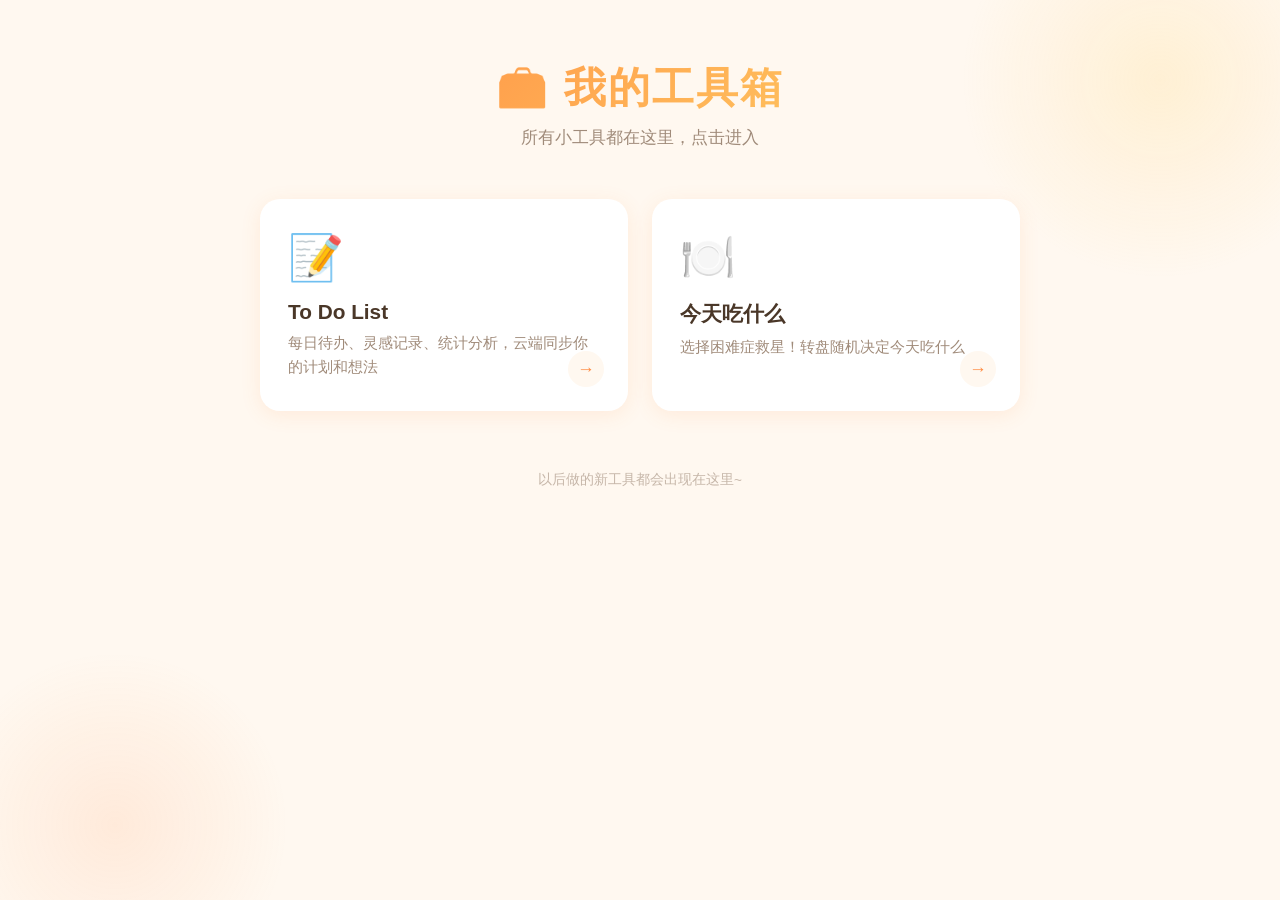
<file: index.html>
<!DOCTYPE html>
<html lang="zh-CN">
<head>
  <meta charset="UTF-8">
  <meta name="viewport" content="width=device-width, initial-scale=1.0">
  <title>我的工具箱</title>
  <link rel="icon" type="image/png" href="favicon.png">
  <style>
    * { margin: 0; padding: 0; box-sizing: border-box; }

    :root {
      --primary: #FF8C42;
      --primary-light: #FFB07A;
      --secondary: #FFD166;
      --bg: #FFF8F0;
      --card-bg: #FFFFFF;
      --text: #4A3728;
      --text-light: #A08B7A;
      --border: #F0E6DD;
      --shadow: 0 4px 20px rgba(255, 140, 66, 0.12);
      --shadow-hover: 0 12px 36px rgba(255, 140, 66, 0.22);
      --radius: 20px;
    }

    body {
      font-family: -apple-system, BlinkMacSystemFont, 'Segoe UI', 'PingFang SC', 'Microsoft YaHei', sans-serif;
      background: var(--bg);
      color: var(--text);
      min-height: 100vh;
      overflow-x: hidden;
    }

    body::before {
      content: '';
      position: fixed;
      top: -120px;
      right: -80px;
      width: 400px;
      height: 400px;
      background: radial-gradient(circle, rgba(255, 209, 102, 0.2) 0%, transparent 70%);
      border-radius: 50%;
      pointer-events: none;
    }

    body::after {
      content: '';
      position: fixed;
      bottom: -100px;
      left: -60px;
      width: 350px;
      height: 350px;
      background: radial-gradient(circle, rgba(255, 140, 66, 0.12) 0%, transparent 70%);
      border-radius: 50%;
      pointer-events: none;
    }

    .container {
      max-width: 800px;
      margin: 0 auto;
      padding: 60px 20px;
      position: relative;
      z-index: 1;
    }

    .header {
      text-align: center;
      margin-bottom: 50px;
    }

    .header h1 {
      font-size: 2.6rem;
      background: linear-gradient(135deg, var(--primary), var(--secondary));
      -webkit-background-clip: text;
      -webkit-text-fill-color: transparent;
      background-clip: text;
      font-weight: 800;
      letter-spacing: 2px;
      margin-bottom: 10px;
    }

    .header p {
      color: var(--text-light);
      font-size: 1.05rem;
    }

    .tools-grid {
      display: grid;
      grid-template-columns: repeat(auto-fill, minmax(320px, 1fr));
      gap: 24px;
    }

    .tool-card {
      background: var(--card-bg);
      border-radius: var(--radius);
      padding: 32px 28px;
      box-shadow: var(--shadow);
      transition: all 0.35s cubic-bezier(0.25, 1, 0.5, 1);
      cursor: pointer;
      text-decoration: none;
      color: inherit;
      display: block;
      position: relative;
      overflow: hidden;
    }

    .tool-card::before {
      content: '';
      position: absolute;
      top: 0;
      left: 0;
      right: 0;
      height: 4px;
      background: linear-gradient(90deg, var(--primary), var(--secondary));
      opacity: 0;
      transition: opacity 0.3s;
    }

    .tool-card:hover {
      transform: translateY(-6px);
      box-shadow: var(--shadow-hover);
    }

    .tool-card:hover::before {
      opacity: 1;
    }

    .tool-icon {
      font-size: 2.8rem;
      margin-bottom: 16px;
      display: inline-block;
    }

    .tool-name {
      font-size: 1.3rem;
      font-weight: 700;
      margin-bottom: 8px;
    }

    .tool-desc {
      color: var(--text-light);
      font-size: 0.92rem;
      line-height: 1.6;
    }

    .tool-arrow {
      position: absolute;
      right: 24px;
      bottom: 24px;
      width: 36px;
      height: 36px;
      border-radius: 50%;
      background: var(--bg);
      display: flex;
      align-items: center;
      justify-content: center;
      font-size: 1.1rem;
      color: var(--primary);
      transition: all 0.3s;
    }

    .tool-card:hover .tool-arrow {
      background: linear-gradient(135deg, var(--primary), var(--primary-light));
      color: #fff;
      transform: translateX(4px);
    }

    .footer {
      text-align: center;
      margin-top: 60px;
      color: var(--text-light);
      font-size: 0.85rem;
      opacity: 0.6;
    }

    @media (max-width: 480px) {
      .container { padding: 30px 16px; }
      .header h1 { font-size: 1.8rem; }
      .tools-grid { grid-template-columns: 1fr; gap: 16px; }
      .tool-card { padding: 24px 20px; }
    }
  </style>
</head>
<body>
  <div class="container">
    <header class="header">
      <h1>🧰 我的工具箱</h1>
      <p>所有小工具都在这里，点击进入</p>
    </header>

    <div class="tools-grid">
      <a class="tool-card" href="todo/">
        <div class="tool-icon">📝</div>
        <div class="tool-name">To Do List</div>
        <div class="tool-desc">每日待办、灵感记录、统计分析，云端同步你的计划和想法</div>
        <div class="tool-arrow">→</div>
      </a>

      <a class="tool-card" href="eat-what/">
        <div class="tool-icon">🍽️</div>
        <div class="tool-name">今天吃什么</div>
        <div class="tool-desc">选择困难症救星！转盘随机决定今天吃什么</div>
        <div class="tool-arrow">→</div>
      </a>
    </div>

    <div class="footer">以后做的新工具都会出现在这里~</div>
  </div>
</body>
</html>
</file>
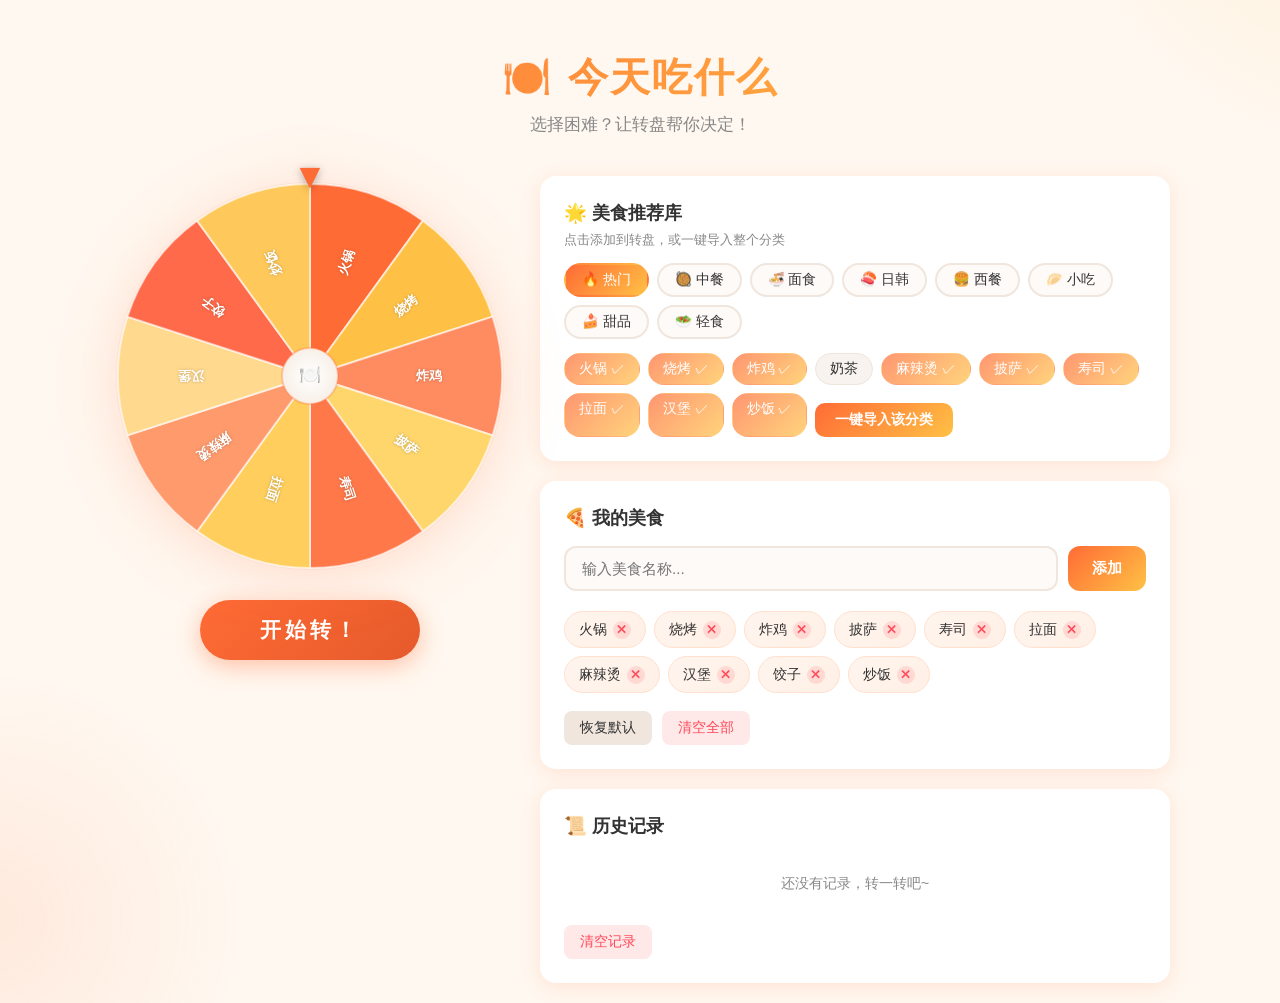
<file: eat-what/index.html>
<!DOCTYPE html>
<html lang="zh-CN">
<head>
  <meta charset="UTF-8">
  <meta name="viewport" content="width=device-width, initial-scale=1.0">
  <title>今天吃什么</title>
  <link rel="icon" type="image/png" href="../favicon.png">
  <link rel="stylesheet" href="style.css">
</head>
<body>
  <div id="app">
    <!-- 头部 -->
    <header class="header">
      <h1>🍽️ 今天吃什么</h1>
      <p class="subtitle">选择困难？让转盘帮你决定！</p>
    </header>

    <!-- 主布局 -->
    <div class="main">
      <!-- 转盘区域 -->
      <div class="wheel-section">
        <div class="wheel-container">
          <div class="wheel-pointer">▼</div>
          <canvas id="wheelCanvas" width="400" height="400"></canvas>
        </div>
        <button class="spin-btn" id="spinBtn">开始转！</button>
      </div>

      <!-- 侧面板 -->
      <div class="side-panel">
        <!-- 美食推荐库 -->
        <div class="recommend-section">
          <h2>🌟 美食推荐库</h2>
          <p class="recommend-tip">点击添加到转盘，或一键导入整个分类</p>
          <div class="category-tabs" id="categoryTabs"></div>
          <div class="recommend-list" id="recommendList"></div>
        </div>

        <!-- 美食管理 -->
        <div class="food-manager">
          <h2>🍕 我的美食</h2>
          <div class="add-food">
            <input type="text" id="foodInput" placeholder="输入美食名称..." maxlength="20">
            <button class="add-btn" id="addBtn">添加</button>
          </div>
          <div class="food-list" id="foodList"></div>
          <div class="food-actions">
            <button class="action-btn reset-btn" id="resetBtn">恢复默认</button>
            <button class="action-btn clear-btn" id="clearBtn">清空全部</button>
          </div>
        </div>

        <!-- 历史记录 -->
        <div class="history-section">
          <h2>📜 历史记录</h2>
          <div class="history-list" id="historyList"></div>
          <button class="action-btn clear-btn" id="clearHistoryBtn">清空记录</button>
        </div>
      </div>
    </div>
  </div>

  <!-- 结果弹窗 -->
  <div class="modal-overlay" id="resultModal">
    <div class="modal-content">
      <div class="modal-emoji">🎉</div>
      <h2>今天就吃</h2>
      <div class="result-name" id="resultName"></div>
      <div class="modal-actions">
        <button class="modal-btn again-btn" id="againBtn">再转一次</button>
        <button class="modal-btn close-btn" id="closeModalBtn">就这个！</button>
      </div>
    </div>
  </div>

  <script src="app.js"></script>
</body>
</html>
</file>
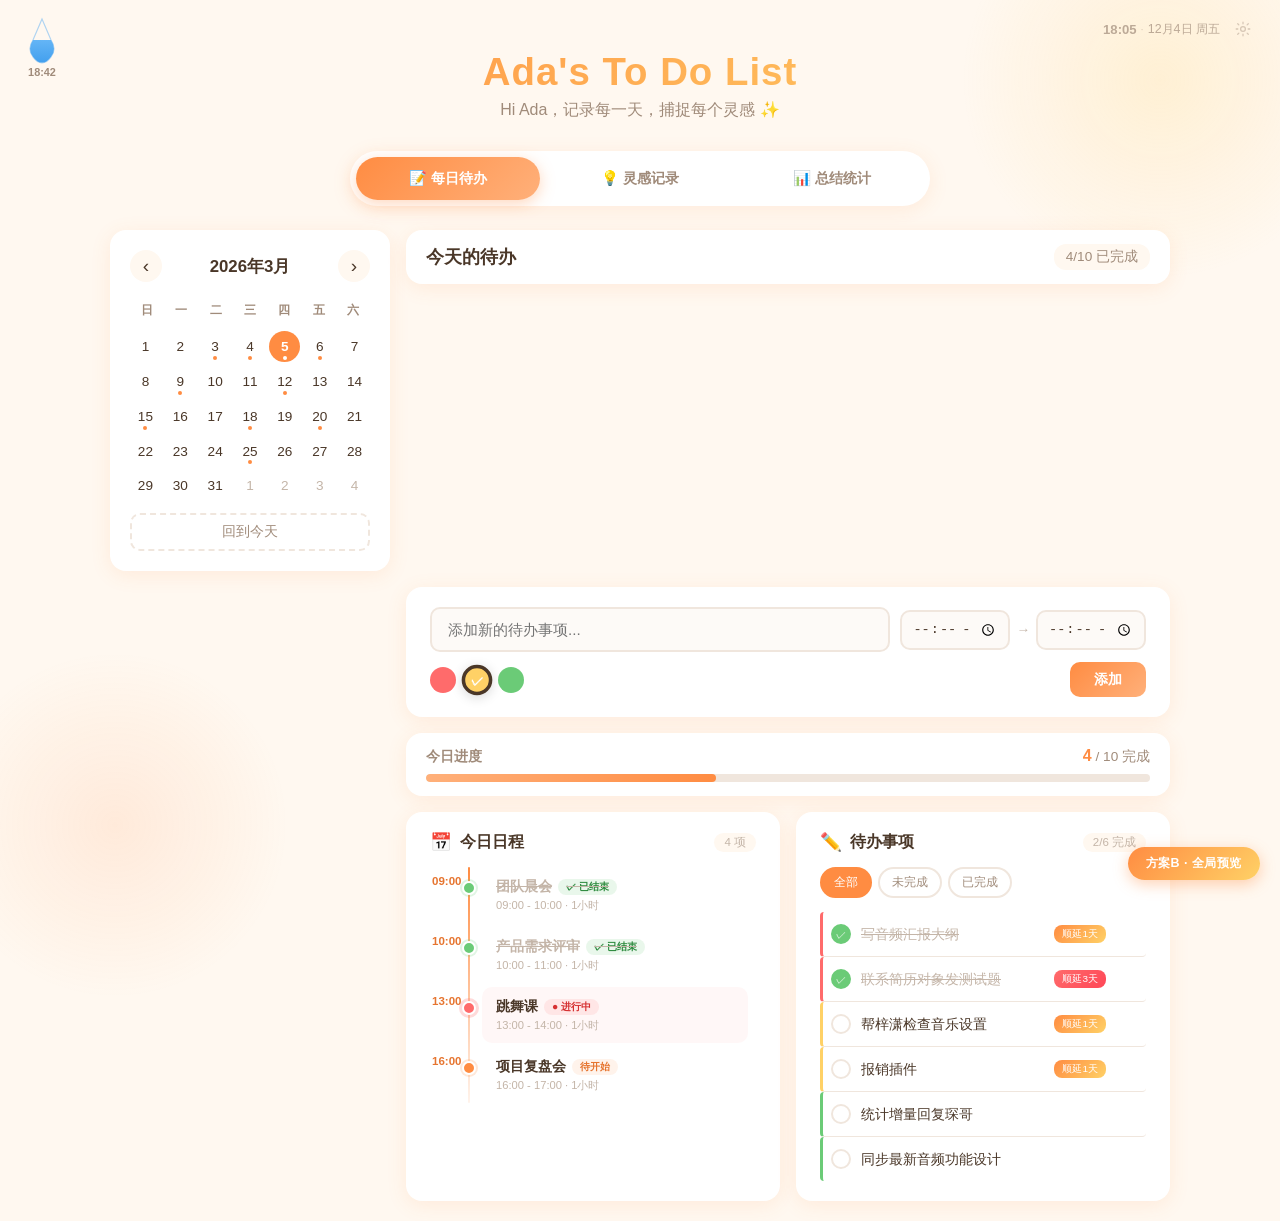
<file: todo/preview-full-b.html>
<!DOCTYPE html>
<html lang="zh-CN">
<head>
  <meta charset="UTF-8">
  <meta name="viewport" content="width=device-width, initial-scale=1.0">
  <title>全局预览 - 方案B 左右双栏</title>
  <style>
    * { margin: 0; padding: 0; box-sizing: border-box; }
    :root {
      --primary: #FF8C42;
      --primary-light: #FFB07A;
      --primary-dark: #E67530;
      --secondary: #FFD166;
      --bg: #FFF8F0;
      --card-bg: #FFFFFF;
      --text: #4A3728;
      --text-light: #A08B7A;
      --text-lighter: #C4B5A8;
      --border: #F0E6DD;
      --success: #6BCB77;
      --danger: #FF6B6B;
      --priority-high: #FF6B6B;
      --priority-mid: #FFD166;
      --priority-low: #6BCB77;
      --radius: 16px;
      --radius-sm: 10px;
      --shadow: 0 4px 20px rgba(255, 140, 66, 0.12);
      --shadow-hover: 0 8px 30px rgba(255, 140, 66, 0.2);
      --input-bg: #FDFAF7;
    }

    body {
      font-family: -apple-system, BlinkMacSystemFont, 'Segoe UI', 'PingFang SC', 'Microsoft YaHei', sans-serif;
      background: var(--bg);
      color: var(--text);
      min-height: 100vh;
      overflow-x: hidden;
    }

    body::before {
      content: '';
      position: fixed;
      top: -120px; right: -80px;
      width: 400px; height: 400px;
      background: radial-gradient(circle, rgba(255, 209, 102, 0.2) 0%, transparent 70%);
      border-radius: 50%;
      pointer-events: none;
    }
    body::after {
      content: '';
      position: fixed;
      bottom: -100px; left: -60px;
      width: 350px; height: 350px;
      background: radial-gradient(circle, rgba(255, 140, 66, 0.12) 0%, transparent 70%);
      border-radius: 50%;
      pointer-events: none;
    }

    #app {
      position: relative;
      z-index: 1;
      max-width: 1100px;
      margin: 0 auto;
      padding: 20px;
    }

    /* ===== 右上角时钟 ===== */
    .corner-clock {
      position: fixed;
      top: 16px; right: 24px;
      display: flex;
      align-items: center;
      gap: 4px;
      color: var(--text-light);
      font-size: 0.82rem;
      opacity: 0.7;
      z-index: 100;
      user-select: none;
    }
    .clock-time { font-weight: 600; font-variant-numeric: tabular-nums; }
    .clock-sep { font-size: 0.7rem; opacity: 0.5; }
    .clock-date { font-weight: 400; font-size: 0.78rem; }
    .corner-settings-btn {
      display: inline-flex;
      align-items: center;
      justify-content: center;
      width: 26px; height: 26px;
      border: none; border-radius: 50%;
      background: transparent;
      color: var(--text-light);
      cursor: pointer;
      margin-left: 6px;
      opacity: 0.6;
      transition: all 0.3s;
    }
    .corner-settings-btn:hover {
      opacity: 1;
      color: var(--primary);
      background: rgba(255, 140, 66, 0.08);
      transform: rotate(45deg);
    }
    .corner-settings-btn svg { width: 16px; height: 16px; }

    /* ===== 头部 ===== */
    .header { text-align: center; padding: 30px 0 10px; }
    .header h1 {
      font-size: 2.4rem;
      background: linear-gradient(135deg, var(--primary), var(--secondary));
      -webkit-background-clip: text;
      -webkit-text-fill-color: transparent;
      background-clip: text;
      font-weight: 800;
      letter-spacing: 1px;
    }
    .subtitle { color: var(--text-light); font-size: 1rem; margin-top: 6px; }

    /* ===== 导航标签 ===== */
    .tab-nav {
      display: flex;
      justify-content: center;
      gap: 8px;
      margin: 20px auto 24px;
      background: var(--card-bg);
      border-radius: 30px;
      padding: 6px;
      box-shadow: var(--shadow);
      max-width: 580px;
    }
    .tab-btn {
      flex: 1;
      padding: 12px 16px;
      border: none;
      border-radius: 24px;
      background: transparent;
      font-size: 0.9rem;
      font-weight: 600;
      color: var(--text-light);
      cursor: pointer;
      transition: all 0.3s;
      white-space: nowrap;
    }
    .tab-btn:hover { color: var(--primary); background: rgba(255, 140, 66, 0.08); }
    .tab-btn.active {
      background: linear-gradient(135deg, var(--primary), var(--primary-light));
      color: #fff;
      box-shadow: 0 4px 15px rgba(255, 140, 66, 0.35);
    }

    /* ===== 通用卡片 ===== */
    .card {
      background: var(--card-bg);
      border-radius: var(--radius);
      padding: 20px 24px;
      box-shadow: var(--shadow);
    }

    /* ===== 主布局：三栏 ===== */
    .main-layout {
      display: grid;
      grid-template-columns: 280px 1fr 1fr;
      gap: 16px;
      align-items: flex-start;
    }

    /* ===== 左侧日历 ===== */
    .calendar-panel { padding: 20px; }
    .calendar-header {
      display: flex;
      align-items: center;
      justify-content: space-between;
      margin-bottom: 16px;
    }
    .cal-title { font-size: 1.05rem; font-weight: 700; }
    .cal-nav-btn {
      width: 32px; height: 32px;
      border: none; border-radius: 50%;
      background: var(--bg);
      color: var(--text);
      font-size: 1.2rem;
      cursor: pointer;
      display: flex; align-items: center; justify-content: center;
      transition: all 0.2s;
    }
    .cal-nav-btn:hover { background: var(--primary); color: #fff; }
    .calendar-weekdays {
      display: grid;
      grid-template-columns: repeat(7, 1fr);
      text-align: center;
      margin-bottom: 8px;
    }
    .calendar-weekdays span {
      font-size: 0.75rem;
      color: var(--text-light);
      font-weight: 600;
      padding: 4px 0;
    }
    .calendar-grid {
      display: grid;
      grid-template-columns: repeat(7, 1fr);
      gap: 4px;
    }
    .cal-day {
      aspect-ratio: 1;
      display: flex;
      align-items: center;
      justify-content: center;
      border-radius: 50%;
      font-size: 0.85rem;
      cursor: pointer;
      border: none;
      background: transparent;
      color: var(--text);
      position: relative;
      transition: all 0.2s;
    }
    .cal-day:hover { background: rgba(255, 140, 66, 0.12); }
    .cal-day.other-month { color: var(--text-lighter); }
    .cal-day.today { background: var(--primary); color: #fff; font-weight: 700; }
    .cal-day.has-todos::after {
      content: '';
      position: absolute;
      bottom: 2px;
      width: 4px; height: 4px;
      border-radius: 50%;
      background: var(--primary);
    }
    .cal-day.today.has-todos::after { background: #fff; }
    .today-btn {
      width: 100%;
      margin-top: 12px;
      padding: 8px;
      border: 2px dashed var(--border);
      border-radius: var(--radius-sm);
      background: transparent;
      color: var(--text-light);
      font-size: 0.85rem;
      cursor: pointer;
      transition: all 0.2s;
    }
    .today-btn:hover { border-color: var(--primary); color: var(--primary); }

    /* ===== 添加表单（横跨日程+待办上方）===== */
    .add-form-row {
      grid-column: 2 / 4;
    }
    .add-todo-form {
      display: flex;
      flex-direction: column;
      gap: 10px;
    }
    .todo-input-row {
      display: flex;
      gap: 10px;
      align-items: center;
    }
    .todo-input-row input[type="text"] {
      flex: 1;
      padding: 12px 16px;
      border: 2px solid var(--border);
      border-radius: var(--radius-sm);
      font-size: 0.95rem;
      outline: none;
      background: var(--input-bg);
      color: var(--text);
      transition: border-color 0.3s;
    }
    .todo-input-row input[type="text"]:focus { border-color: var(--primary); }
    .time-inputs {
      display: flex;
      align-items: center;
      gap: 6px;
      flex-shrink: 0;
    }
    .time-inputs input[type="time"] {
      padding: 8px 10px;
      border: 2px solid var(--border);
      border-radius: var(--radius-sm);
      font-size: 0.85rem;
      outline: none;
      background: var(--input-bg);
      color: var(--text);
      width: 110px;
      transition: border-color 0.3s;
    }
    .time-inputs input[type="time"]:focus { border-color: var(--primary); }
    .time-inputs .time-sep {
      font-size: 0.85rem;
      color: var(--text-lighter);
      font-weight: 600;
    }
    .time-inputs-label {
      font-size: 0.68rem;
      color: var(--text-lighter);
      text-align: center;
      margin-top: 2px;
    }
    .todo-options {
      display: flex;
      gap: 10px;
      align-items: center;
    }
    .priority-dots { display: flex; gap: 8px; align-items: center; }
    .dot-btn {
      width: 26px; height: 26px;
      border-radius: 50%;
      border: 3px solid transparent;
      cursor: pointer;
      transition: all 0.25s;
      padding: 0;
      outline: none;
      position: relative;
    }
    .dot-btn:hover { transform: scale(1.18); }
    .dot-btn.high { background: var(--priority-high); }
    .dot-btn.mid { background: var(--priority-mid); }
    .dot-btn.low { background: var(--priority-low); }
    .dot-btn.selected {
      border-color: var(--text);
      transform: scale(1.18);
      box-shadow: 0 2px 10px rgba(0, 0, 0, 0.15);
    }
    .dot-btn.selected::after {
      content: '✓';
      position: absolute;
      inset: 0;
      display: flex;
      align-items: center;
      justify-content: center;
      color: #fff;
      font-size: 0.68rem;
      font-weight: 700;
    }
    .add-todo-btn {
      padding: 8px 24px;
      background: linear-gradient(135deg, var(--primary), var(--primary-light));
      color: #fff;
      border: none;
      border-radius: var(--radius-sm);
      font-size: 0.9rem;
      font-weight: 600;
      cursor: pointer;
      transition: all 0.3s;
      white-space: nowrap;
      margin-left: auto;
    }
    .add-todo-btn:hover {
      transform: translateY(-1px);
      box-shadow: 0 4px 15px rgba(255, 140, 66, 0.35);
    }

    /* ===== 日程面板标题 ===== */
    .section-title {
      display: flex;
      align-items: center;
      gap: 8px;
      padding: 0 0 14px;
      font-size: 1rem;
      font-weight: 700;
      color: var(--text);
    }
    .section-title .icon { font-size: 1.1rem; }
    .section-title .count {
      margin-left: auto;
      font-size: 0.72rem;
      color: var(--text-lighter);
      font-weight: 500;
      background: var(--bg);
      padding: 2px 10px;
      border-radius: 10px;
    }

    /* ===== 中间 - 日程时间轴 ===== */
    .schedule-panel .timeline {
      position: relative;
      padding: 0 8px 0 52px;
    }
    .timeline::before {
      content: '';
      position: absolute;
      left: 38px;
      top: 0;
      bottom: 0;
      width: 2px;
      background: linear-gradient(to bottom, var(--primary), rgba(255, 140, 66, 0.1));
      border-radius: 2px;
    }
    .t-item {
      position: relative;
      display: flex;
      align-items: stretch;
      margin-bottom: 4px;
    }
    .t-item::before {
      content: '';
      position: absolute;
      left: -20px;
      top: 14px;
      width: 10px; height: 10px;
      border-radius: 50%;
      background: var(--primary);
      border: 2px solid var(--card-bg);
      box-shadow: 0 0 0 2px rgba(255, 140, 66, 0.2);
      z-index: 1;
    }
    .t-item.done::before {
      background: var(--success);
      box-shadow: 0 0 0 2px rgba(107, 203, 119, 0.2);
    }
    .t-item.now::before {
      background: var(--danger);
      box-shadow: 0 0 0 3px rgba(255, 107, 107, 0.25);
      animation: pulse 2s infinite;
    }
    @keyframes pulse {
      0%, 100% { box-shadow: 0 0 0 3px rgba(255, 107, 107, 0.25); }
      50% { box-shadow: 0 0 0 6px rgba(255, 107, 107, 0.1); }
    }
    .t-time {
      position: absolute;
      left: -50px;
      top: 8px;
      font-size: 0.72rem;
      font-weight: 700;
      color: var(--primary-dark);
      text-align: right;
      width: 28px;
      font-variant-numeric: tabular-nums;
    }
    .t-card {
      flex: 1;
      padding: 10px 14px;
      border-radius: var(--radius-sm);
      transition: all 0.2s;
      cursor: pointer;
    }
    .t-card:hover { background: rgba(255, 140, 66, 0.05); }
    .t-card .t-title {
      font-size: 0.88rem;
      font-weight: 600;
      color: var(--text);
      display: flex;
      align-items: center;
      gap: 6px;
    }
    .t-card .t-title.text-done {
      text-decoration: line-through;
      color: var(--text-lighter);
    }
    .t-card .t-span {
      font-size: 0.7rem;
      color: var(--text-lighter);
      margin-top: 2px;
    }
    .t-status {
      display: inline-flex;
      align-items: center;
      padding: 1px 8px;
      border-radius: 8px;
      font-size: 0.65rem;
      font-weight: 600;
    }
    .t-status.s-done { background: rgba(107, 203, 119, 0.15); color: #2d8a3e; }
    .t-status.s-now { background: rgba(255, 107, 107, 0.12); color: #d63031; }
    .t-status.s-upcoming { background: rgba(255, 140, 66, 0.1); color: var(--primary-dark); }

    /* ===== 右侧 - 待办清单 ===== */
    .todo-panel .todo-list { padding: 0; }
    .todo-item {
      display: flex;
      align-items: center;
      gap: 10px;
      padding: 11px 8px;
      border-bottom: 1px solid var(--border);
      border-left: 3px solid transparent;
      border-radius: 4px;
      transition: background 0.2s;
      position: relative;
    }
    .todo-item:hover { background: rgba(255, 140, 66, 0.03); }
    .todo-item:last-child { border-bottom: none; }
    .todo-item.p-high { border-left-color: var(--danger); }
    .todo-item.p-mid { border-left-color: var(--secondary); }
    .todo-item.p-low { border-left-color: var(--success); }

    .chk {
      width: 20px; height: 20px;
      border: 2px solid var(--border);
      border-radius: 50%;
      display: flex; align-items: center; justify-content: center;
      flex-shrink: 0;
      font-size: 0; color: #fff;
      cursor: pointer;
      transition: all 0.3s;
    }
    .chk.checked { background: var(--success); border-color: var(--success); font-size: 0.65rem; }
    .todo-text { flex: 1; font-size: 0.88rem; }
    .todo-text.done-text { text-decoration: line-through; color: var(--text-lighter); }
    .carried {
      font-size: 0.62rem;
      padding: 2px 8px;
      border-radius: 8px;
      color: #fff;
      white-space: nowrap;
    }
    .carried.warn { background: linear-gradient(135deg, var(--primary), var(--secondary)); }
    .carried.danger { background: linear-gradient(135deg, #FF6B6B, #FF4757); }
    .del {
      width: 22px; height: 22px;
      border: none; border-radius: 50%;
      background: transparent;
      color: var(--text-lighter);
      cursor: pointer;
      font-size: 0.75rem;
      display: flex; align-items: center; justify-content: center;
      opacity: 0;
      transition: all 0.2s;
    }
    .todo-item:hover .del { opacity: 1; }
    .del:hover { background: rgba(255, 107, 107, 0.12); color: var(--danger); }

    /* ===== 进度条 ===== */
    .progress-bar-wrap {
      grid-column: 2 / 4;
    }
    .progress-card {
      padding: 14px 20px;
    }
    .progress-info {
      display: flex;
      justify-content: space-between;
      align-items: center;
      margin-bottom: 8px;
    }
    .progress-label { font-size: 0.85rem; color: var(--text-light); font-weight: 600; }
    .progress-count { font-size: 0.85rem; color: var(--text-light); }
    .progress-count span { color: var(--primary); font-weight: 700; font-size: 1rem; }
    .progress-track {
      height: 8px;
      background: var(--border);
      border-radius: 10px;
      overflow: hidden;
    }
    .progress-fill {
      height: 100%;
      border-radius: 10px;
      background: linear-gradient(90deg, var(--primary-light), var(--primary));
      width: 33%;
      transition: width 0.6s;
    }

    /* ===== 日期标题行 ===== */
    .date-header-row {
      grid-column: 2 / 4;
    }
    .date-header {
      display: flex;
      align-items: center;
      justify-content: space-between;
      padding: 14px 20px;
    }
    .date-header h2 { font-size: 1.1rem; font-weight: 700; }
    .date-header .todo-progress-text {
      font-size: 0.85rem;
      color: var(--text-light);
      background: var(--bg);
      padding: 4px 12px;
      border-radius: 12px;
    }

    /* ===== 双栏容器 ===== */
    .dual-cols {
      grid-column: 2 / 4;
      display: grid;
      grid-template-columns: 1fr 1fr;
      gap: 16px;
    }

    /* ===== 空状态 ===== */
    .schedule-empty, .todo-empty {
      text-align: center;
      color: var(--text-lighter);
      font-size: 0.85rem;
      padding: 30px 0;
    }
    .schedule-empty span, .todo-empty span {
      display: block;
      font-size: 2rem;
      margin-bottom: 6px;
    }

    /* ===== 水滴 ===== */
    .water-reminder {
      position: fixed;
      top: 16px; left: 24px;
      display: flex;
      flex-direction: column;
      align-items: center;
      gap: 2px;
      z-index: 100;
      cursor: pointer;
      user-select: none;
    }
    .water-timer {
      font-size: 0.68rem;
      color: var(--text-light);
      font-variant-numeric: tabular-nums;
      font-weight: 600;
    }

    /* ===== 筛选按钮 ===== */
    .todo-filters {
      display: flex;
      gap: 6px;
      margin-bottom: 14px;
    }
    .filter-btn {
      padding: 5px 12px;
      border: 2px solid var(--border);
      border-radius: 16px;
      background: transparent;
      font-size: 0.78rem;
      color: var(--text-light);
      cursor: pointer;
      transition: all 0.2s;
    }
    .filter-btn:hover { border-color: var(--primary); color: var(--primary); }
    .filter-btn.active { background: var(--primary); color: #fff; border-color: var(--primary); }

    /* ===== 响应式 ===== */
    @media (max-width: 960px) {
      .main-layout {
        grid-template-columns: 1fr;
      }
      .add-form-row, .date-header-row, .dual-cols, .progress-bar-wrap {
        grid-column: 1;
      }
      .dual-cols {
        grid-template-columns: 1fr;
      }
    }

    /* ===== 预览标记 ===== */
    .preview-tag {
      position: fixed;
      bottom: 20px;
      right: 20px;
      padding: 8px 18px;
      background: linear-gradient(135deg, var(--primary), var(--secondary));
      color: #fff;
      border-radius: 20px;
      font-size: 0.78rem;
      font-weight: 700;
      box-shadow: 0 4px 15px rgba(255, 140, 66, 0.4);
      z-index: 200;
      letter-spacing: 0.5px;
    }
  </style>
</head>
<body>
  <div id="app">
    <!-- 右上角时钟 -->
    <div class="corner-clock">
      <span class="clock-time" id="clockTime">14:30</span>
      <span class="clock-sep">·</span>
      <span class="clock-date" id="clockDate">3月5日 周四</span>
      <button class="corner-settings-btn" title="设置">
        <svg viewBox="0 0 20 20" fill="none" stroke="currentColor" stroke-width="1.6" stroke-linecap="round" stroke-linejoin="round">
          <circle cx="10" cy="10" r="3"/>
          <path d="M10 1.5v2M10 16.5v2M1.5 10h2M16.5 10h2M3.4 3.4l1.4 1.4M15.2 15.2l1.4 1.4M3.4 16.6l1.4-1.4M15.2 4.8l1.4-1.4"/>
        </svg>
      </button>
    </div>

    <!-- 水滴 -->
    <div class="water-reminder">
      <svg viewBox="0 0 60 80" width="36" height="48">
        <defs>
          <clipPath id="dropClip">
            <path d="M30 5 Q30 5 15 40 Q5 55 15 68 Q22 78 30 78 Q38 78 45 68 Q55 55 45 40 Q30 5 30 5Z"/>
          </clipPath>
          <linearGradient id="waterGrad" x1="0" y1="0" x2="0" y2="1">
            <stop offset="0%" stop-color="#64B5F6"/>
            <stop offset="100%" stop-color="#1E88E5"/>
          </linearGradient>
        </defs>
        <path d="M30 5 Q30 5 15 40 Q5 55 15 68 Q22 78 30 78 Q38 78 45 68 Q55 55 45 40 Q30 5 30 5Z" fill="none" stroke="#B0D4F1" stroke-width="2"/>
        <rect clip-path="url(#dropClip)" x="0" y="40" width="60" height="80" fill="url(#waterGrad)"/>
      </svg>
      <span class="water-timer">18:42</span>
    </div>

    <!-- 头部 -->
    <header class="header">
      <h1>Ada's To Do List</h1>
      <p class="subtitle">Hi Ada，记录每一天，捕捉每个灵感 ✨</p>
    </header>

    <!-- 导航标签 -->
    <nav class="tab-nav">
      <button class="tab-btn active">📝 每日待办</button>
      <button class="tab-btn">💡 灵感记录</button>
      <button class="tab-btn">📊 总结统计</button>
    </nav>

    <!-- ===== 主布局 ===== -->
    <div class="main-layout">
      <!-- 左侧日历 -->
      <div class="calendar-panel card">
        <div class="calendar-header">
          <button class="cal-nav-btn">‹</button>
          <span class="cal-title">2026年3月</span>
          <button class="cal-nav-btn">›</button>
        </div>
        <div class="calendar-weekdays">
          <span>日</span><span>一</span><span>二</span><span>三</span>
          <span>四</span><span>五</span><span>六</span>
        </div>
        <div class="calendar-grid" id="calGrid"></div>
        <button class="today-btn">回到今天</button>
      </div>

      <!-- 日期标题 -->
      <div class="date-header-row">
        <div class="date-header card">
          <h2>今天的待办</h2>
          <span class="todo-progress-text">4/10 已完成</span>
        </div>
      </div>

      <!-- 添加表单 -->
      <div class="add-form-row">
        <div class="add-todo-form card">
          <div class="todo-input-row">
            <input type="text" placeholder="添加新的待办事项...">
            <div class="time-inputs">
              <input type="time" placeholder="开始" title="开始时间（可选）">
              <span class="time-sep">→</span>
              <input type="time" placeholder="结束" title="结束时间（可选）">
            </div>
          </div>
          <div class="todo-options">
            <div class="priority-dots">
              <button class="dot-btn high" title="高优先级"></button>
              <button class="dot-btn mid selected" title="中优先级"></button>
              <button class="dot-btn low" title="低优先级"></button>
            </div>
            <button class="add-todo-btn">添加</button>
          </div>
        </div>
      </div>

      <!-- 进度条 -->
      <div class="progress-bar-wrap">
        <div class="progress-card card">
          <div class="progress-info">
            <span class="progress-label">今日进度</span>
            <span class="progress-count"><span>4</span> / 10 完成</span>
          </div>
          <div class="progress-track">
            <div class="progress-fill" style="width: 40%;"></div>
          </div>
        </div>
      </div>

      <!-- 双栏：日程 + 待办 -->
      <div class="dual-cols">
        <!-- 日程 -->
        <div class="schedule-panel card">
          <div class="section-title">
            <span class="icon">📅</span> 今日日程
            <span class="count">4 项</span>
          </div>
          <div class="timeline">
            <div class="t-item done">
              <div class="t-time">09:00</div>
              <div class="t-card">
                <div class="t-title text-done">团队晨会 <span class="t-status s-done">✓ 已结束</span></div>
                <div class="t-span">09:00 - 10:00 · 1小时</div>
              </div>
            </div>
            <div class="t-item done">
              <div class="t-time">10:00</div>
              <div class="t-card">
                <div class="t-title text-done">产品需求评审 <span class="t-status s-done">✓ 已结束</span></div>
                <div class="t-span">10:00 - 11:00 · 1小时</div>
              </div>
            </div>
            <div class="t-item now">
              <div class="t-time">13:00</div>
              <div class="t-card" style="background: rgba(255, 107, 107, 0.05);">
                <div class="t-title">跳舞课 <span class="t-status s-now">● 进行中</span></div>
                <div class="t-span">13:00 - 14:00 · 1小时</div>
              </div>
            </div>
            <div class="t-item">
              <div class="t-time">16:00</div>
              <div class="t-card">
                <div class="t-title">项目复盘会 <span class="t-status s-upcoming">待开始</span></div>
                <div class="t-span">16:00 - 17:00 · 1小时</div>
              </div>
            </div>
          </div>
        </div>

        <!-- 待办 -->
        <div class="todo-panel card">
          <div class="section-title">
            <span class="icon">✏️</span> 待办事项
            <span class="count">2/6 完成</span>
          </div>
          <div class="todo-filters">
            <button class="filter-btn active">全部</button>
            <button class="filter-btn">未完成</button>
            <button class="filter-btn">已完成</button>
          </div>
          <div class="todo-list">
            <div class="todo-item p-high">
              <div class="chk checked">✓</div>
              <span class="todo-text done-text">写音频汇报大纲</span>
              <span class="carried warn">顺延1天</span>
              <button class="del">✕</button>
            </div>
            <div class="todo-item p-high">
              <div class="chk checked">✓</div>
              <span class="todo-text done-text">联系简历对象发测试题</span>
              <span class="carried danger">顺延3天</span>
              <button class="del">✕</button>
            </div>
            <div class="todo-item p-mid">
              <div class="chk"></div>
              <span class="todo-text">帮梓潇检查音乐设置</span>
              <span class="carried warn">顺延1天</span>
              <button class="del">✕</button>
            </div>
            <div class="todo-item p-mid">
              <div class="chk"></div>
              <span class="todo-text">报销插件</span>
              <span class="carried warn">顺延1天</span>
              <button class="del">✕</button>
            </div>
            <div class="todo-item p-low">
              <div class="chk"></div>
              <span class="todo-text">统计增量回复琛哥</span>
              <button class="del">✕</button>
            </div>
            <div class="todo-item p-low">
              <div class="chk"></div>
              <span class="todo-text">同步最新音频功能设计</span>
              <button class="del">✕</button>
            </div>
          </div>
        </div>
      </div>
    </div>
  </div>

  <!-- 预览标记 -->
  <div class="preview-tag">方案B · 全局预览</div>

  <script>
    // 生成日历
    (function() {
      const grid = document.getElementById('calGrid');
      const year = 2026, month = 2; // 3月
      const firstDay = new Date(year, month, 1).getDay();
      const daysInMonth = new Date(year, month + 1, 0).getDate();
      const prevDays = new Date(year, month, 0).getDate();
      const today = 5;
      const hasTodosDays = [3, 4, 5, 6, 9, 12, 15, 18, 20, 25];

      let html = '';

      for (let i = firstDay - 1; i >= 0; i--) {
        html += `<button class="cal-day other-month">${prevDays - i}</button>`;
      }

      for (let d = 1; d <= daysInMonth; d++) {
        let cls = 'cal-day';
        if (d === today) cls += ' today';
        if (hasTodosDays.includes(d)) cls += ' has-todos';
        html += `<button class="${cls}">${d}</button>`;
      }

      const total = firstDay + daysInMonth;
      const remain = (7 - total % 7) % 7;
      for (let d = 1; d <= remain; d++) {
        html += `<button class="cal-day other-month">${d}</button>`;
      }

      grid.innerHTML = html;
    })();

    // 实时时钟
    function updateClock() {
      const now = new Date();
      const h = String(now.getHours()).padStart(2, '0');
      const m = String(now.getMinutes()).padStart(2, '0');
      document.getElementById('clockTime').textContent = `${h}:${m}`;
      const weekDays = ['周日', '周一', '周二', '周三', '周四', '周五', '周六'];
      document.getElementById('clockDate').textContent = `${now.getMonth() + 1}月${now.getDate()}日 ${weekDays[now.getDay()]}`;
    }
    updateClock();
    setInterval(updateClock, 1000);
  </script>
</body>
</html>
</file>
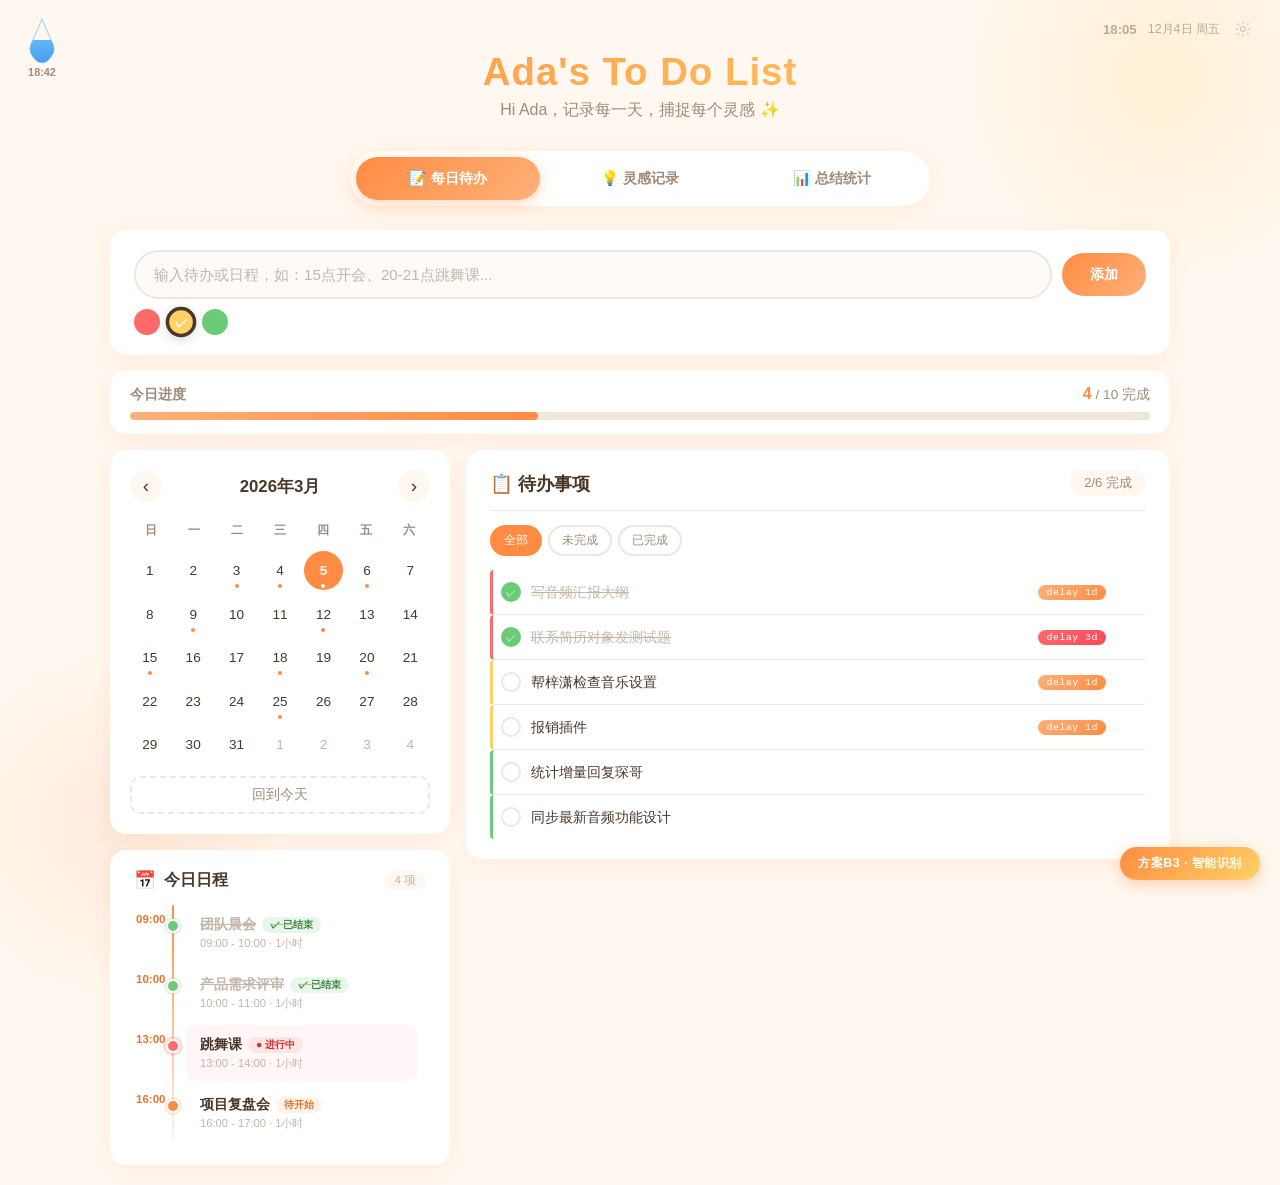
<file: todo/preview-full-b2.html>
<!DOCTYPE html>
<html lang="zh-CN">
<head>
  <meta charset="UTF-8">
  <meta name="viewport" content="width=device-width, initial-scale=1.0">
  <title>全局预览 - 方案B2 优化布局</title>
  <style>
    * { margin: 0; padding: 0; box-sizing: border-box; }
    :root {
      --primary: #FF8C42;
      --primary-light: #FFB07A;
      --primary-dark: #E67530;
      --secondary: #FFD166;
      --bg: #FFF8F0;
      --card-bg: #FFFFFF;
      --text: #4A3728;
      --text-light: #A08B7A;
      --text-lighter: #C4B5A8;
      --border: #F0E6DD;
      --success: #6BCB77;
      --danger: #FF6B6B;
      --priority-high: #FF6B6B;
      --priority-mid: #FFD166;
      --priority-low: #6BCB77;
      --radius: 16px;
      --radius-sm: 10px;
      --shadow: 0 4px 20px rgba(255, 140, 66, 0.12);
      --shadow-hover: 0 8px 30px rgba(255, 140, 66, 0.2);
      --input-bg: #FDFAF7;
    }

    body {
      font-family: -apple-system, BlinkMacSystemFont, 'Segoe UI', 'PingFang SC', 'Microsoft YaHei', sans-serif;
      background: var(--bg);
      color: var(--text);
      min-height: 100vh;
      overflow-x: hidden;
    }

    body::before {
      content: '';
      position: fixed;
      top: -120px; right: -80px;
      width: 400px; height: 400px;
      background: radial-gradient(circle, rgba(255, 209, 102, 0.2) 0%, transparent 70%);
      border-radius: 50%;
      pointer-events: none;
    }
    body::after {
      content: '';
      position: fixed;
      bottom: -100px; left: -60px;
      width: 350px; height: 350px;
      background: radial-gradient(circle, rgba(255, 140, 66, 0.12) 0%, transparent 70%);
      border-radius: 50%;
      pointer-events: none;
    }

    #app {
      position: relative;
      z-index: 1;
      max-width: 1100px;
      margin: 0 auto;
      padding: 20px;
    }

    /* ===== 右上角时钟 ===== */
    .corner-clock {
      position: fixed;
      top: 16px; right: 24px;
      display: flex;
      align-items: center;
      gap: 4px;
      color: var(--text-light);
      font-size: 0.82rem;
      opacity: 0.7;
      z-index: 100;
      user-select: none;
    }
    .clock-time { font-weight: 600; font-variant-numeric: tabular-nums; }
    .clock-sep { font-size: 0.7rem; opacity: 0.5; }
    .clock-date { font-weight: 400; font-size: 0.78rem; }
    .corner-settings-btn {
      display: inline-flex;
      align-items: center;
      justify-content: center;
      width: 26px; height: 26px;
      border: none; border-radius: 50%;
      background: transparent;
      color: var(--text-light);
      cursor: pointer;
      margin-left: 6px;
      opacity: 0.6;
      transition: all 0.3s;
    }
    .corner-settings-btn:hover {
      opacity: 1;
      color: var(--primary);
      background: rgba(255, 140, 66, 0.08);
      transform: rotate(45deg);
    }
    .corner-settings-btn svg { width: 16px; height: 16px; }

    /* ===== 头部 ===== */
    .header { text-align: center; padding: 30px 0 10px; }
    .header h1 {
      font-size: 2.4rem;
      background: linear-gradient(135deg, var(--primary), var(--secondary));
      -webkit-background-clip: text;
      -webkit-text-fill-color: transparent;
      background-clip: text;
      font-weight: 800;
      letter-spacing: 1px;
    }
    .subtitle { color: var(--text-light); font-size: 1rem; margin-top: 6px; }

    /* ===== 导航标签 ===== */
    .tab-nav {
      display: flex;
      justify-content: center;
      gap: 8px;
      margin: 20px auto 24px;
      background: var(--card-bg);
      border-radius: 30px;
      padding: 6px;
      box-shadow: var(--shadow);
      max-width: 580px;
    }
    .tab-btn {
      flex: 1;
      padding: 12px 16px;
      border: none;
      border-radius: 24px;
      background: transparent;
      font-size: 0.9rem;
      font-weight: 600;
      color: var(--text-light);
      cursor: pointer;
      transition: all 0.3s;
      white-space: nowrap;
    }
    .tab-btn:hover { color: var(--primary); background: rgba(255, 140, 66, 0.08); }
    .tab-btn.active {
      background: linear-gradient(135deg, var(--primary), var(--primary-light));
      color: #fff;
      box-shadow: 0 4px 15px rgba(255, 140, 66, 0.35);
    }

    /* ===== 通用卡片 ===== */
    .card {
      background: var(--card-bg);
      border-radius: var(--radius);
      padding: 20px 24px;
      box-shadow: var(--shadow);
    }

    /* ===== 添加表单（全宽） ===== */
    .add-form-section { margin-bottom: 16px; }
    .add-todo-form {
      display: flex;
      flex-direction: column;
      gap: 10px;
    }
    .todo-input-row {
      display: flex;
      gap: 10px;
      align-items: center;
    }
    .todo-input-row input[type="text"] {
      flex: 1;
      padding: 14px 18px;
      border: 2px solid var(--border);
      border-radius: 28px;
      font-size: 0.95rem;
      outline: none;
      background: var(--input-bg);
      color: var(--text);
      transition: all 0.3s;
    }
    .todo-input-row input[type="text"]:focus {
      border-color: var(--primary);
      box-shadow: 0 0 0 3px rgba(255, 140, 66, 0.1);
    }
    .todo-input-row input[type="text"]::placeholder {
      color: var(--text-lighter);
    }
    .smart-hint {
      display: none;
      align-items: center;
      gap: 6px;
      padding: 6px 14px;
      font-size: 0.78rem;
      color: var(--primary-dark);
      background: rgba(255, 140, 66, 0.06);
      border-radius: 8px;
      border: 1px dashed rgba(255, 140, 66, 0.3);
    }
    .smart-hint.visible { display: flex; }
    .smart-hint .hint-icon { font-size: 0.9rem; }
    .smart-hint .hint-tag {
      display: inline-flex;
      align-items: center;
      gap: 3px;
      padding: 1px 8px;
      background: rgba(255, 140, 66, 0.12);
      border-radius: 6px;
      font-weight: 600;
      font-size: 0.72rem;
    }
    .todo-options {
      display: flex;
      gap: 10px;
      align-items: center;
    }
    .priority-dots { display: flex; gap: 8px; align-items: center; }
    .dot-btn {
      width: 26px; height: 26px;
      border-radius: 50%;
      border: 3px solid transparent;
      cursor: pointer;
      transition: all 0.25s;
      padding: 0;
      outline: none;
      position: relative;
    }
    .dot-btn:hover { transform: scale(1.18); }
    .dot-btn.high { background: var(--priority-high); }
    .dot-btn.mid { background: var(--priority-mid); }
    .dot-btn.low { background: var(--priority-low); }
    .dot-btn.selected {
      border-color: var(--text);
      transform: scale(1.18);
      box-shadow: 0 2px 10px rgba(0, 0, 0, 0.15);
    }
    .dot-btn.selected::after {
      content: '✓';
      position: absolute;
      inset: 0;
      display: flex;
      align-items: center;
      justify-content: center;
      color: #fff;
      font-size: 0.68rem;
      font-weight: 700;
    }
    .add-todo-btn {
      padding: 12px 28px;
      background: linear-gradient(135deg, var(--primary), var(--primary-light));
      color: #fff;
      border: none;
      border-radius: 28px;
      font-size: 0.9rem;
      font-weight: 600;
      cursor: pointer;
      transition: all 0.3s;
      white-space: nowrap;
      flex-shrink: 0;
    }
    .add-todo-btn:hover {
      transform: translateY(-1px);
      box-shadow: 0 4px 15px rgba(255, 140, 66, 0.35);
    }

    /* ===== 进度条（全宽）===== */
    .progress-section { margin-bottom: 16px; }
    .progress-card { padding: 14px 20px; }
    .progress-info {
      display: flex;
      justify-content: space-between;
      align-items: center;
      margin-bottom: 8px;
    }
    .progress-label { font-size: 0.85rem; color: var(--text-light); font-weight: 600; }
    .progress-count { font-size: 0.85rem; color: var(--text-light); }
    .progress-count span { color: var(--primary); font-weight: 700; font-size: 1rem; }
    .progress-track {
      height: 8px;
      background: var(--border);
      border-radius: 10px;
      overflow: hidden;
    }
    .progress-fill {
      height: 100%;
      border-radius: 10px;
      background: linear-gradient(90deg, var(--primary-light), var(--primary));
      width: 40%;
      transition: width 0.6s;
    }

    /* ===== 主布局：左右两栏 ===== */
    .main-layout {
      display: grid;
      grid-template-columns: 340px 1fr;
      gap: 16px;
      align-items: flex-start;
    }

    /* ===== 左侧：日历 + 日程 ===== */
    .left-col {
      display: flex;
      flex-direction: column;
      gap: 16px;
    }

    /* ===== 日历 ===== */
    .calendar-panel { padding: 20px; }
    .calendar-header {
      display: flex;
      align-items: center;
      justify-content: space-between;
      margin-bottom: 16px;
    }
    .cal-title { font-size: 1.05rem; font-weight: 700; }
    .cal-nav-btn {
      width: 32px; height: 32px;
      border: none; border-radius: 50%;
      background: var(--bg);
      color: var(--text);
      font-size: 1.2rem;
      cursor: pointer;
      display: flex; align-items: center; justify-content: center;
      transition: all 0.2s;
    }
    .cal-nav-btn:hover { background: var(--primary); color: #fff; }
    .calendar-weekdays {
      display: grid;
      grid-template-columns: repeat(7, 1fr);
      text-align: center;
      margin-bottom: 8px;
    }
    .calendar-weekdays span {
      font-size: 0.75rem;
      color: var(--text-light);
      font-weight: 600;
      padding: 4px 0;
    }
    .calendar-grid {
      display: grid;
      grid-template-columns: repeat(7, 1fr);
      gap: 4px;
    }
    .cal-day {
      aspect-ratio: 1;
      display: flex;
      align-items: center;
      justify-content: center;
      border-radius: 50%;
      font-size: 0.85rem;
      cursor: pointer;
      border: none;
      background: transparent;
      color: var(--text);
      position: relative;
      transition: all 0.2s;
    }
    .cal-day:hover { background: rgba(255, 140, 66, 0.12); }
    .cal-day.other-month { color: var(--text-lighter); }
    .cal-day.today { background: var(--primary); color: #fff; font-weight: 700; }
    .cal-day.has-todos::after {
      content: '';
      position: absolute;
      bottom: 2px;
      width: 4px; height: 4px;
      border-radius: 50%;
      background: var(--primary);
    }
    .cal-day.today.has-todos::after { background: #fff; }
    .today-btn {
      width: 100%;
      margin-top: 12px;
      padding: 8px;
      border: 2px dashed var(--border);
      border-radius: var(--radius-sm);
      background: transparent;
      color: var(--text-light);
      font-size: 0.85rem;
      cursor: pointer;
      transition: all 0.2s;
    }
    .today-btn:hover { border-color: var(--primary); color: var(--primary); }

    /* ===== 日程面板标题 ===== */
    .section-title {
      display: flex;
      align-items: center;
      gap: 8px;
      padding: 0 0 14px;
      font-size: 1rem;
      font-weight: 700;
      color: var(--text);
    }
    .section-title .icon { font-size: 1.1rem; }
    .section-title .count {
      margin-left: auto;
      font-size: 0.72rem;
      color: var(--text-lighter);
      font-weight: 500;
      background: var(--bg);
      padding: 2px 10px;
      border-radius: 10px;
    }

    /* ===== 日程时间轴 ===== */
    .schedule-panel .timeline {
      position: relative;
      padding: 0 8px 0 52px;
    }
    .timeline::before {
      content: '';
      position: absolute;
      left: 38px;
      top: 0;
      bottom: 0;
      width: 2px;
      background: linear-gradient(to bottom, var(--primary), rgba(255, 140, 66, 0.1));
      border-radius: 2px;
    }
    .t-item {
      position: relative;
      display: flex;
      align-items: stretch;
      margin-bottom: 4px;
    }
    .t-item::before {
      content: '';
      position: absolute;
      left: -20px;
      top: 14px;
      width: 10px; height: 10px;
      border-radius: 50%;
      background: var(--primary);
      border: 2px solid var(--card-bg);
      box-shadow: 0 0 0 2px rgba(255, 140, 66, 0.2);
      z-index: 1;
    }
    .t-item.done::before {
      background: var(--success);
      box-shadow: 0 0 0 2px rgba(107, 203, 119, 0.2);
    }
    .t-item.now::before {
      background: var(--danger);
      box-shadow: 0 0 0 3px rgba(255, 107, 107, 0.25);
      animation: pulse 2s infinite;
    }
    @keyframes pulse {
      0%, 100% { box-shadow: 0 0 0 3px rgba(255, 107, 107, 0.25); }
      50% { box-shadow: 0 0 0 6px rgba(255, 107, 107, 0.1); }
    }
    .t-time {
      position: absolute;
      left: -50px;
      top: 8px;
      font-size: 0.72rem;
      font-weight: 700;
      color: var(--primary-dark);
      text-align: right;
      width: 28px;
      font-variant-numeric: tabular-nums;
    }
    .t-card {
      flex: 1;
      padding: 10px 14px;
      border-radius: var(--radius-sm);
      transition: all 0.2s;
      cursor: pointer;
    }
    .t-card:hover { background: rgba(255, 140, 66, 0.05); }
    .t-card .t-title {
      font-size: 0.88rem;
      font-weight: 600;
      color: var(--text);
      display: flex;
      align-items: center;
      gap: 6px;
    }
    .t-card .t-title.text-done {
      text-decoration: line-through;
      color: var(--text-lighter);
    }
    .t-card .t-span {
      font-size: 0.7rem;
      color: var(--text-lighter);
      margin-top: 2px;
    }
    .t-status {
      display: inline-flex;
      align-items: center;
      padding: 1px 8px;
      border-radius: 8px;
      font-size: 0.65rem;
      font-weight: 600;
    }
    .t-status.s-done { background: rgba(107, 203, 119, 0.15); color: #2d8a3e; }
    .t-status.s-now { background: rgba(255, 107, 107, 0.12); color: #d63031; }
    .t-status.s-upcoming { background: rgba(255, 140, 66, 0.1); color: var(--primary-dark); }

    /* ===== 右侧 - 待办清单 ===== */
    .right-col {
      display: flex;
      flex-direction: column;
      gap: 0;
    }
    .todo-panel .date-title {
      display: flex;
      align-items: center;
      justify-content: space-between;
      padding-bottom: 14px;
      border-bottom: 1px solid var(--border);
      margin-bottom: 14px;
    }
    .todo-panel .date-title h2 {
      font-size: 1.15rem;
      font-weight: 700;
    }
    .todo-panel .date-title .badge {
      font-size: 0.82rem;
      color: var(--text-light);
      background: var(--bg);
      padding: 4px 14px;
      border-radius: 12px;
    }
    .todo-panel .todo-list { padding: 0; }
    .todo-item {
      display: flex;
      align-items: center;
      gap: 10px;
      padding: 11px 8px;
      border-bottom: 1px solid var(--border);
      border-left: 3px solid transparent;
      border-radius: 4px;
      transition: background 0.2s;
      position: relative;
    }
    .todo-item:hover { background: rgba(255, 140, 66, 0.03); }
    .todo-item:last-child { border-bottom: none; }
    .todo-item.p-high { border-left-color: var(--danger); }
    .todo-item.p-mid { border-left-color: var(--secondary); }
    .todo-item.p-low { border-left-color: var(--success); }

    .chk {
      width: 20px; height: 20px;
      border: 2px solid var(--border);
      border-radius: 50%;
      display: flex; align-items: center; justify-content: center;
      flex-shrink: 0;
      font-size: 0; color: #fff;
      cursor: pointer;
      transition: all 0.3s;
    }
    .chk.checked { background: var(--success); border-color: var(--success); font-size: 0.65rem; }
    .todo-text { flex: 1; font-size: 0.88rem; }
    .todo-text.done-text { text-decoration: line-through; color: var(--text-lighter); }
    .carried {
      font-size: 0.62rem;
      padding: 2px 8px;
      border-radius: 8px;
      color: #fff;
      white-space: nowrap;
      font-family: 'SF Mono', 'Cascadia Code', 'Consolas', monospace;
      letter-spacing: 0.5px;
    }
    .carried.mild { background: linear-gradient(135deg, var(--primary-light), var(--primary)); }
    .carried.warn { background: linear-gradient(135deg, var(--primary), var(--primary-dark)); }
    .carried.danger { background: linear-gradient(135deg, #FF6B6B, #FF4757); }
    .del {
      width: 22px; height: 22px;
      border: none; border-radius: 50%;
      background: transparent;
      color: var(--text-lighter);
      cursor: pointer;
      font-size: 0.75rem;
      display: flex; align-items: center; justify-content: center;
      opacity: 0;
      transition: all 0.2s;
    }
    .todo-item:hover .del { opacity: 1; }
    .del:hover { background: rgba(255, 107, 107, 0.12); color: var(--danger); }

    /* ===== 筛选按钮 ===== */
    .todo-filters {
      display: flex;
      gap: 6px;
      margin-bottom: 14px;
    }
    .filter-btn {
      padding: 5px 12px;
      border: 2px solid var(--border);
      border-radius: 16px;
      background: transparent;
      font-size: 0.78rem;
      color: var(--text-light);
      cursor: pointer;
      transition: all 0.2s;
    }
    .filter-btn:hover { border-color: var(--primary); color: var(--primary); }
    .filter-btn.active { background: var(--primary); color: #fff; border-color: var(--primary); }

    /* ===== 水滴 ===== */
    .water-reminder {
      position: fixed;
      top: 16px; left: 24px;
      display: flex;
      flex-direction: column;
      align-items: center;
      gap: 2px;
      z-index: 100;
      cursor: pointer;
      user-select: none;
    }
    .water-timer {
      font-size: 0.68rem;
      color: var(--text-light);
      font-variant-numeric: tabular-nums;
      font-weight: 600;
    }

    /* ===== 响应式 ===== */
    @media (max-width: 820px) {
      .main-layout {
        grid-template-columns: 1fr;
      }
    }

    /* ===== 预览标记 ===== */
    .preview-tag {
      position: fixed;
      bottom: 20px;
      right: 20px;
      padding: 8px 18px;
      background: linear-gradient(135deg, var(--primary), var(--secondary));
      color: #fff;
      border-radius: 20px;
      font-size: 0.78rem;
      font-weight: 700;
      box-shadow: 0 4px 15px rgba(255, 140, 66, 0.4);
      z-index: 200;
      letter-spacing: 0.5px;
    }
  </style>
</head>
<body>
  <div id="app">
    <!-- 右上角时钟 -->
    <div class="corner-clock">
      <span class="clock-time" id="clockTime">14:30</span>
      <span class="clock-sep">·</span>
      <span class="clock-date" id="clockDate">3月5日 周四</span>
      <button class="corner-settings-btn" title="设置">
        <svg viewBox="0 0 20 20" fill="none" stroke="currentColor" stroke-width="1.6" stroke-linecap="round" stroke-linejoin="round">
          <circle cx="10" cy="10" r="3"/>
          <path d="M10 1.5v2M10 16.5v2M1.5 10h2M16.5 10h2M3.4 3.4l1.4 1.4M15.2 15.2l1.4 1.4M3.4 16.6l1.4-1.4M15.2 4.8l1.4-1.4"/>
        </svg>
      </button>
    </div>

    <!-- 水滴 -->
    <div class="water-reminder">
      <svg viewBox="0 0 60 80" width="36" height="48">
        <defs>
          <clipPath id="dropClip">
            <path d="M30 5 Q30 5 15 40 Q5 55 15 68 Q22 78 30 78 Q38 78 45 68 Q55 55 45 40 Q30 5 30 5Z"/>
          </clipPath>
          <linearGradient id="waterGrad" x1="0" y1="0" x2="0" y2="1">
            <stop offset="0%" stop-color="#64B5F6"/>
            <stop offset="100%" stop-color="#1E88E5"/>
          </linearGradient>
        </defs>
        <path d="M30 5 Q30 5 15 40 Q5 55 15 68 Q22 78 30 78 Q38 78 45 68 Q55 55 45 40 Q30 5 30 5Z" fill="none" stroke="#B0D4F1" stroke-width="2"/>
        <rect clip-path="url(#dropClip)" x="0" y="40" width="60" height="80" fill="url(#waterGrad)"/>
      </svg>
      <span class="water-timer">18:42</span>
    </div>

    <!-- 头部 -->
    <header class="header">
      <h1>Ada's To Do List</h1>
      <p class="subtitle">Hi Ada，记录每一天，捕捉每个灵感 ✨</p>
    </header>

    <!-- 导航标签 -->
    <nav class="tab-nav">
      <button class="tab-btn active">📝 每日待办</button>
      <button class="tab-btn">💡 灵感记录</button>
      <button class="tab-btn">📊 总结统计</button>
    </nav>

    <!-- 添加表单（全宽） -->
    <div class="add-form-section">
      <div class="add-todo-form card">
        <div class="todo-input-row">
          <input type="text" id="todoInput" placeholder="输入待办或日程，如：15点开会、20-21点跳舞课...">
          <button class="add-todo-btn">添加</button>
        </div>
        <div class="smart-hint" id="smartHint">
          <span class="hint-icon">🔮</span>
          <span>智能识别：将自动添加为</span>
          <span class="hint-tag" id="hintTag">📅 日程 14:00-15:00</span>
        </div>
        <div class="todo-options">
          <div class="priority-dots">
            <button class="dot-btn high" title="高优先级"></button>
            <button class="dot-btn mid selected" title="中优先级"></button>
            <button class="dot-btn low" title="低优先级"></button>
          </div>
        </div>
      </div>
    </div>

    <!-- 进度条（全宽） -->
    <div class="progress-section">
      <div class="progress-card card">
        <div class="progress-info">
          <span class="progress-label">今日进度</span>
          <span class="progress-count"><span>4</span> / 10 完成</span>
        </div>
        <div class="progress-track">
          <div class="progress-fill" style="width: 40%;"></div>
        </div>
      </div>
    </div>

    <!-- ===== 主布局：左右两栏 ===== -->
    <div class="main-layout">
      <!-- 左侧：日历 + 日程 -->
      <div class="left-col">
        <!-- 日历 -->
        <div class="calendar-panel card">
          <div class="calendar-header">
            <button class="cal-nav-btn">‹</button>
            <span class="cal-title">2026年3月</span>
            <button class="cal-nav-btn">›</button>
          </div>
          <div class="calendar-weekdays">
            <span>日</span><span>一</span><span>二</span><span>三</span>
            <span>四</span><span>五</span><span>六</span>
          </div>
          <div class="calendar-grid" id="calGrid"></div>
          <button class="today-btn">回到今天</button>
        </div>

        <!-- 今日日程 -->
        <div class="schedule-panel card">
          <div class="section-title">
            <span class="icon">📅</span> 今日日程
            <span class="count">4 项</span>
          </div>
          <div class="timeline">
            <div class="t-item done">
              <div class="t-time">09:00</div>
              <div class="t-card">
                <div class="t-title text-done">团队晨会 <span class="t-status s-done">✓ 已结束</span></div>
                <div class="t-span">09:00 - 10:00 · 1小时</div>
              </div>
            </div>
            <div class="t-item done">
              <div class="t-time">10:00</div>
              <div class="t-card">
                <div class="t-title text-done">产品需求评审 <span class="t-status s-done">✓ 已结束</span></div>
                <div class="t-span">10:00 - 11:00 · 1小时</div>
              </div>
            </div>
            <div class="t-item now">
              <div class="t-time">13:00</div>
              <div class="t-card" style="background: rgba(255, 107, 107, 0.05);">
                <div class="t-title">跳舞课 <span class="t-status s-now">● 进行中</span></div>
                <div class="t-span">13:00 - 14:00 · 1小时</div>
              </div>
            </div>
            <div class="t-item">
              <div class="t-time">16:00</div>
              <div class="t-card">
                <div class="t-title">项目复盘会 <span class="t-status s-upcoming">待开始</span></div>
                <div class="t-span">16:00 - 17:00 · 1小时</div>
              </div>
            </div>
          </div>
        </div>
      </div>

      <!-- 右侧：待办事项 -->
      <div class="right-col">
        <div class="todo-panel card">
          <div class="date-title">
            <h2>📋 待办事项</h2>
            <span class="badge">2/6 完成</span>
          </div>
          <div class="todo-filters">
            <button class="filter-btn active">全部</button>
            <button class="filter-btn">未完成</button>
            <button class="filter-btn">已完成</button>
          </div>
          <div class="todo-list">
            <div class="todo-item p-high">
              <div class="chk checked">✓</div>
              <span class="todo-text done-text">写音频汇报大纲</span>
              <span class="carried mild">delay 1d</span>
              <button class="del">✕</button>
            </div>
            <div class="todo-item p-high">
              <div class="chk checked">✓</div>
              <span class="todo-text done-text">联系简历对象发测试题</span>
              <span class="carried danger">delay 3d</span>
              <button class="del">✕</button>
            </div>
            <div class="todo-item p-mid">
              <div class="chk"></div>
              <span class="todo-text">帮梓潇检查音乐设置</span>
              <span class="carried mild">delay 1d</span>
              <button class="del">✕</button>
            </div>
            <div class="todo-item p-mid">
              <div class="chk"></div>
              <span class="todo-text">报销插件</span>
              <span class="carried mild">delay 1d</span>
              <button class="del">✕</button>
            </div>
            <div class="todo-item p-low">
              <div class="chk"></div>
              <span class="todo-text">统计增量回复琛哥</span>
              <button class="del">✕</button>
            </div>
            <div class="todo-item p-low">
              <div class="chk"></div>
              <span class="todo-text">同步最新音频功能设计</span>
              <button class="del">✕</button>
            </div>
          </div>
        </div>
      </div>
    </div>
  </div>

  <!-- 预览标记 -->
  <div class="preview-tag">方案B3 · 智能识别</div>

  <script>
    // 生成日历
    (function() {
      const grid = document.getElementById('calGrid');
      const year = 2026, month = 2;
      const firstDay = new Date(year, month, 1).getDay();
      const daysInMonth = new Date(year, month + 1, 0).getDate();
      const prevDays = new Date(year, month, 0).getDate();
      const today = 5;
      const hasTodosDays = [3, 4, 5, 6, 9, 12, 15, 18, 20, 25];

      let html = '';
      for (let i = firstDay - 1; i >= 0; i--) {
        html += `<button class="cal-day other-month">${prevDays - i}</button>`;
      }
      for (let d = 1; d <= daysInMonth; d++) {
        let cls = 'cal-day';
        if (d === today) cls += ' today';
        if (hasTodosDays.includes(d)) cls += ' has-todos';
        html += `<button class="${cls}">${d}</button>`;
      }
      const total = firstDay + daysInMonth;
      const remain = (7 - total % 7) % 7;
      for (let d = 1; d <= remain; d++) {
        html += `<button class="cal-day other-month">${d}</button>`;
      }
      grid.innerHTML = html;
    })();

    // 实时时钟
    function updateClock() {
      const now = new Date();
      const h = String(now.getHours()).padStart(2, '0');
      const m = String(now.getMinutes()).padStart(2, '0');
      document.getElementById('clockTime').textContent = `${h}:${m}`;
      const weekDays = ['周日', '周一', '周二', '周三', '周四', '周五', '周六'];
      document.getElementById('clockDate').textContent = `${now.getMonth() + 1}月${now.getDate()}日 ${weekDays[now.getDay()]}`;
    }
    updateClock();
    setInterval(updateClock, 1000);

    // 智能时间识别
    const todoInput = document.getElementById('todoInput');
    const smartHint = document.getElementById('smartHint');
    const hintTag = document.getElementById('hintTag');

    function parseTime(text) {
      // 匹配各种时间格式
      const patterns = [
        // "20点到21点" / "20点-21点" / "20-21点"
        /(\d{1,2})[点时：:](\d{0,2})\s*[到至\-—~～]\s*(\d{1,2})[点时：:]?(\d{0,2})/,
        // "14:00-15:00" / "14:00~15:00"
        /(\d{1,2}):(\d{2})\s*[到至\-—~～]\s*(\d{1,2}):(\d{2})/,
        // 单个时间 "15点" / "3点半" / "14:30"
        /(\d{1,2})[点时：:](\d{0,2})(?:半)?/,
        /(\d{1,2}):(\d{2})/,
      ];

      // 先尝试匹配时间段
      const rangeMatch = text.match(patterns[0]) || text.match(patterns[1]);
      if (rangeMatch) {
        const h1 = rangeMatch[1].padStart(2, '0');
        const m1 = (rangeMatch[2] || '00').padStart(2, '0');
        const h2 = rangeMatch[3].padStart(2, '0');
        const m2 = (rangeMatch[4] || '00').padStart(2, '0');
        return { type: 'range', start: `${h1}:${m1}`, end: `${h2}:${m2}` };
      }

      // 再尝试匹配单个时间（只记录起始时间，不生成结束时间）
      const halfMatch = text.match(/(\d{1,2})[点时]半/);
      if (halfMatch) {
        const h = halfMatch[1].padStart(2, '0');
        return { type: 'single', start: `${h}:30` };
      }

      const singleMatch = text.match(patterns[2]) || text.match(patterns[3]);
      if (singleMatch) {
        const h = singleMatch[1].padStart(2, '0');
        const m = (singleMatch[2] || '00').padStart(2, '0');
        return { type: 'single', start: `${h}:${m}` };
      }

      return null;
    }

    todoInput.addEventListener('input', function() {
      const val = this.value.trim();
      const result = parseTime(val);

      if (result && val.length > 2) {
        smartHint.classList.add('visible');
        if (result.type === 'range') {
          hintTag.textContent = `📅 日程 ${result.start} - ${result.end}`;
        } else {
          hintTag.textContent = `📅 日程 ${result.start}`;
        }
      } else if (val.length > 0) {
        smartHint.classList.add('visible');
        hintTag.textContent = '📝 待办事项';
      } else {
        smartHint.classList.remove('visible');
      }
    });

    // 优先级选择
    document.querySelectorAll('.dot-btn').forEach(btn => {
      btn.addEventListener('click', function() {
        document.querySelectorAll('.dot-btn').forEach(b => b.classList.remove('selected'));
        this.classList.add('selected');
      });
    });
  </script>
</body>
</html>
</file>
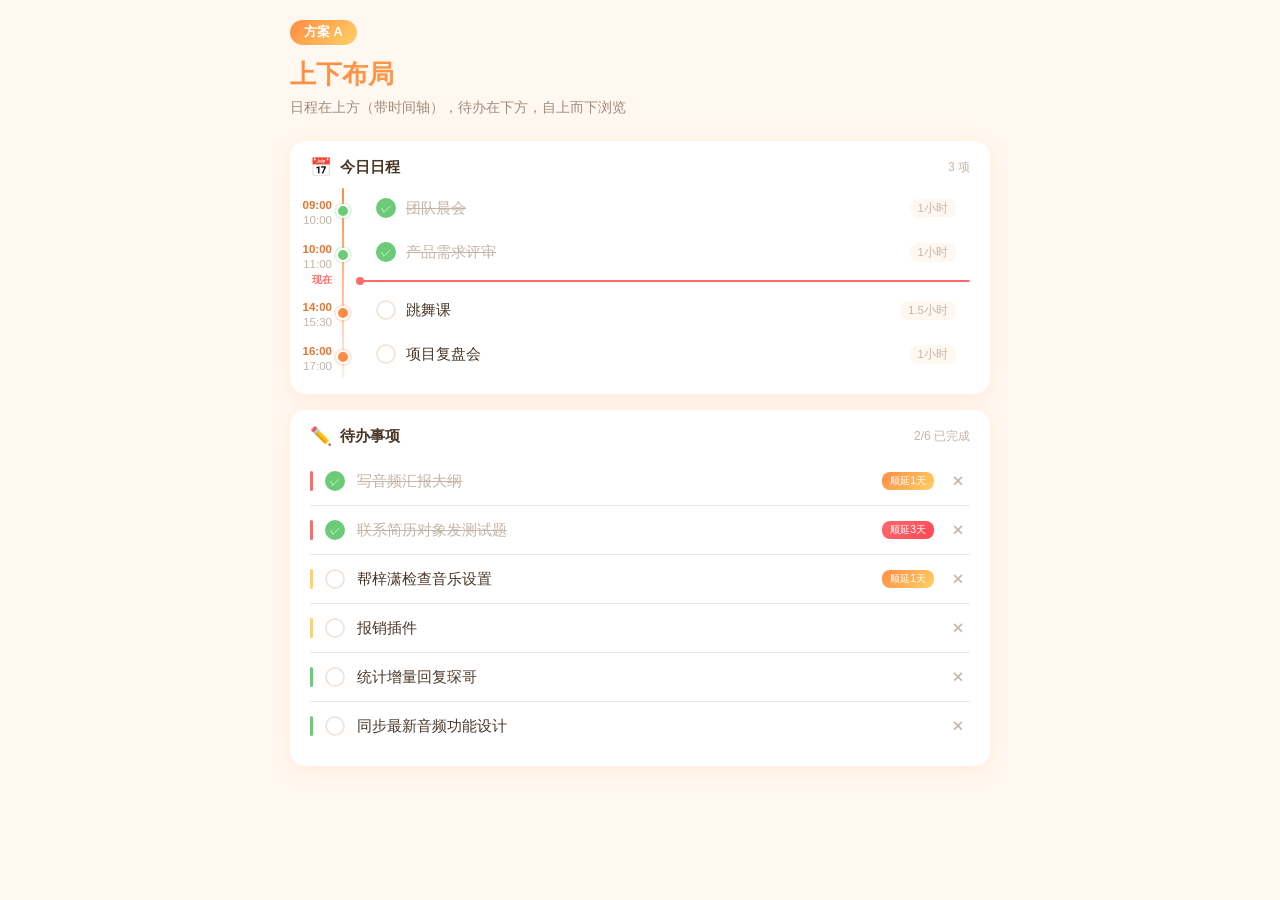
<file: todo/preview-plan-a.html>
<!DOCTYPE html>
<html lang="zh-CN">
<head>
  <meta charset="UTF-8">
  <meta name="viewport" content="width=device-width, initial-scale=1.0">
  <title>方案A - 上下布局</title>
  <style>
    * { margin: 0; padding: 0; box-sizing: border-box; }
    :root {
      --primary: #FF8C42;
      --primary-light: #FFB07A;
      --primary-dark: #E67530;
      --secondary: #FFD166;
      --bg: #FFF8F0;
      --card-bg: #FFFFFF;
      --text: #4A3728;
      --text-light: #A08B7A;
      --text-lighter: #C4B5A8;
      --border: #F0E6DD;
      --success: #6BCB77;
      --radius: 16px;
      --radius-sm: 10px;
      --shadow: 0 4px 20px rgba(255, 140, 66, 0.12);
    }
    body {
      font-family: -apple-system, BlinkMacSystemFont, 'Segoe UI', 'PingFang SC', 'Microsoft YaHei', sans-serif;
      background: var(--bg);
      color: var(--text);
      min-height: 100vh;
      padding: 20px;
    }
    .container { max-width: 700px; margin: 0 auto; }
    .plan-tag {
      display: inline-block;
      padding: 4px 14px;
      background: linear-gradient(135deg, var(--primary), var(--secondary));
      color: #fff;
      border-radius: 20px;
      font-size: 0.8rem;
      font-weight: 700;
      margin-bottom: 12px;
    }
    h1 {
      font-size: 1.6rem;
      background: linear-gradient(135deg, var(--primary), var(--secondary));
      -webkit-background-clip: text;
      -webkit-text-fill-color: transparent;
      background-clip: text;
      margin-bottom: 6px;
    }
    .desc { color: var(--text-light); font-size: 0.88rem; margin-bottom: 24px; }
    .card {
      background: var(--card-bg);
      border-radius: var(--radius);
      box-shadow: var(--shadow);
      overflow: hidden;
    }
    .section-title {
      display: flex;
      align-items: center;
      gap: 8px;
      padding: 16px 20px 10px;
      font-size: 0.95rem;
      font-weight: 700;
      color: var(--text);
    }
    .section-title .icon { font-size: 1.1rem; }
    .section-title .count {
      margin-left: auto;
      font-size: 0.75rem;
      color: var(--text-lighter);
      font-weight: 500;
    }

    /* ===== 日程模块 - 时间轴 ===== */
    .schedule-card { margin-bottom: 16px; }
    .timeline {
      position: relative;
      padding: 0 20px 16px 72px;
    }
    .timeline::before {
      content: '';
      position: absolute;
      left: 52px;
      top: 0;
      bottom: 16px;
      width: 2px;
      background: linear-gradient(to bottom, var(--primary), rgba(255, 140, 66, 0.15));
      border-radius: 2px;
    }
    .timeline-item {
      position: relative;
      padding: 10px 14px;
      margin-bottom: 4px;
      border-radius: var(--radius-sm);
      transition: background 0.2s;
    }
    .timeline-item:hover { background: rgba(255, 140, 66, 0.04); }
    .timeline-item::before {
      content: '';
      position: absolute;
      left: -26px;
      top: 16px;
      width: 10px;
      height: 10px;
      border-radius: 50%;
      background: var(--primary);
      border: 2px solid var(--card-bg);
      box-shadow: 0 0 0 2px rgba(255, 140, 66, 0.2);
      z-index: 1;
    }
    .timeline-item.completed::before {
      background: var(--success);
      box-shadow: 0 0 0 2px rgba(107, 203, 119, 0.2);
    }
    .timeline-item .time-range {
      position: absolute;
      left: -66px;
      top: 10px;
      width: 36px;
      text-align: right;
      font-size: 0.72rem;
      font-weight: 700;
      color: var(--primary-dark);
      line-height: 1.3;
      font-variant-numeric: tabular-nums;
    }
    .timeline-item .time-range .end-time {
      color: var(--text-lighter);
      font-weight: 500;
    }
    .schedule-content {
      display: flex;
      align-items: center;
      gap: 10px;
    }
    .schedule-checkbox {
      width: 20px; height: 20px;
      border: 2px solid var(--border);
      border-radius: 50%;
      display: flex;
      align-items: center;
      justify-content: center;
      flex-shrink: 0;
      font-size: 0;
      color: #fff;
      cursor: pointer;
      transition: all 0.3s;
    }
    .schedule-checkbox.checked {
      background: var(--success);
      border-color: var(--success);
      font-size: 0.65rem;
    }
    .schedule-text {
      font-size: 0.92rem;
      color: var(--text);
    }
    .schedule-text.done {
      text-decoration: line-through;
      color: var(--text-lighter);
    }
    .schedule-duration {
      margin-left: auto;
      font-size: 0.72rem;
      color: var(--text-lighter);
      background: var(--bg);
      padding: 2px 8px;
      border-radius: 8px;
      white-space: nowrap;
    }
    .current-time-line {
      position: relative;
      height: 2px;
      background: #FF6B6B;
      margin: 8px 0;
      border-radius: 2px;
    }
    .current-time-line::before {
      content: '现在';
      position: absolute;
      left: -50px;
      top: -7px;
      font-size: 0.65rem;
      color: #FF6B6B;
      font-weight: 600;
    }
    .current-time-line::after {
      content: '';
      position: absolute;
      left: -6px;
      top: -3px;
      width: 8px;
      height: 8px;
      background: #FF6B6B;
      border-radius: 50%;
    }

    /* 空日程 */
    .empty-schedule {
      padding: 20px;
      text-align: center;
      color: var(--text-lighter);
      font-size: 0.85rem;
    }

    /* ===== 待办模块 ===== */
    .todo-card { }
    .todo-list { padding: 0 20px 16px; }
    .todo-item {
      display: flex;
      align-items: center;
      gap: 12px;
      padding: 12px 0;
      border-bottom: 1px solid var(--border);
    }
    .todo-item:last-child { border-bottom: none; }
    .todo-checkbox {
      width: 20px; height: 20px;
      border: 2px solid var(--border);
      border-radius: 50%;
      display: flex;
      align-items: center;
      justify-content: center;
      flex-shrink: 0;
      font-size: 0;
      color: #fff;
      cursor: pointer;
      transition: all 0.3s;
    }
    .todo-checkbox.checked {
      background: var(--success);
      border-color: var(--success);
      font-size: 0.65rem;
    }
    .todo-text { font-size: 0.92rem; flex: 1; }
    .todo-text.done { text-decoration: line-through; color: var(--text-lighter); }
    .priority-line {
      width: 3px; height: 20px; border-radius: 2px; flex-shrink: 0;
    }
    .priority-high { background: #FF6B6B; }
    .priority-mid { background: #FFD166; }
    .priority-low { background: #6BCB77; }
    .carried-tag {
      font-size: 0.65rem;
      padding: 2px 8px;
      border-radius: 8px;
      color: #fff;
      white-space: nowrap;
      background: linear-gradient(135deg, var(--primary), var(--secondary));
    }
    .carried-tag.danger { background: linear-gradient(135deg, #FF6B6B, #FF4757); }
    .delete-btn {
      width: 24px; height: 24px;
      border: none; border-radius: 50%;
      background: transparent;
      color: var(--text-lighter);
      cursor: pointer;
      font-size: 0.8rem;
      display: flex;
      align-items: center;
      justify-content: center;
      transition: all 0.2s;
    }
    .delete-btn:hover { background: rgba(255, 107, 107, 0.12); color: #FF6B6B; }

    .divider { height: 1px; background: var(--border); margin: 0 20px; }
  </style>
</head>
<body>
  <div class="container">
    <span class="plan-tag">方案 A</span>
    <h1>上下布局</h1>
    <p class="desc">日程在上方（带时间轴），待办在下方，自上而下浏览</p>

    <!-- 日程模块 -->
    <div class="schedule-card card">
      <div class="section-title">
        <span class="icon">📅</span> 今日日程
        <span class="count">3 项</span>
      </div>
      <div class="timeline">
        <div class="timeline-item completed">
          <div class="time-range">09:00<br><span class="end-time">10:00</span></div>
          <div class="schedule-content">
            <div class="schedule-checkbox checked">✓</div>
            <span class="schedule-text done">团队晨会</span>
            <span class="schedule-duration">1小时</span>
          </div>
        </div>

        <div class="timeline-item completed">
          <div class="time-range">10:00<br><span class="end-time">11:00</span></div>
          <div class="schedule-content">
            <div class="schedule-checkbox checked">✓</div>
            <span class="schedule-text done">产品需求评审</span>
            <span class="schedule-duration">1小时</span>
          </div>
        </div>

        <div class="current-time-line"></div>

        <div class="timeline-item">
          <div class="time-range">14:00<br><span class="end-time">15:30</span></div>
          <div class="schedule-content">
            <div class="schedule-checkbox"></div>
            <span class="schedule-text">跳舞课</span>
            <span class="schedule-duration">1.5小时</span>
          </div>
        </div>

        <div class="timeline-item">
          <div class="time-range">16:00<br><span class="end-time">17:00</span></div>
          <div class="schedule-content">
            <div class="schedule-checkbox"></div>
            <span class="schedule-text">项目复盘会</span>
            <span class="schedule-duration">1小时</span>
          </div>
        </div>
      </div>
    </div>

    <!-- 待办模块 -->
    <div class="todo-card card">
      <div class="section-title">
        <span class="icon">✏️</span> 待办事项
        <span class="count">2/6 已完成</span>
      </div>
      <div class="todo-list">
        <div class="todo-item">
          <div class="priority-line priority-high"></div>
          <div class="todo-checkbox checked">✓</div>
          <span class="todo-text done">写音频汇报大纲</span>
          <span class="carried-tag">顺延1天</span>
          <button class="delete-btn">✕</button>
        </div>
        <div class="todo-item">
          <div class="priority-line priority-high"></div>
          <div class="todo-checkbox checked">✓</div>
          <span class="todo-text done">联系简历对象发测试题</span>
          <span class="carried-tag danger">顺延3天</span>
          <button class="delete-btn">✕</button>
        </div>
        <div class="todo-item">
          <div class="priority-line priority-mid"></div>
          <div class="todo-checkbox"></div>
          <span class="todo-text">帮梓潇检查音乐设置</span>
          <span class="carried-tag">顺延1天</span>
          <button class="delete-btn">✕</button>
        </div>
        <div class="todo-item">
          <div class="priority-line priority-mid"></div>
          <div class="todo-checkbox"></div>
          <span class="todo-text">报销插件</span>
          <button class="delete-btn">✕</button>
        </div>
        <div class="todo-item">
          <div class="priority-line priority-low"></div>
          <div class="todo-checkbox"></div>
          <span class="todo-text">统计增量回复琛哥</span>
          <button class="delete-btn">✕</button>
        </div>
        <div class="todo-item">
          <div class="priority-line priority-low"></div>
          <div class="todo-checkbox"></div>
          <span class="todo-text">同步最新音频功能设计</span>
          <button class="delete-btn">✕</button>
        </div>
      </div>
    </div>
  </div>
</body>
</html>
</file>
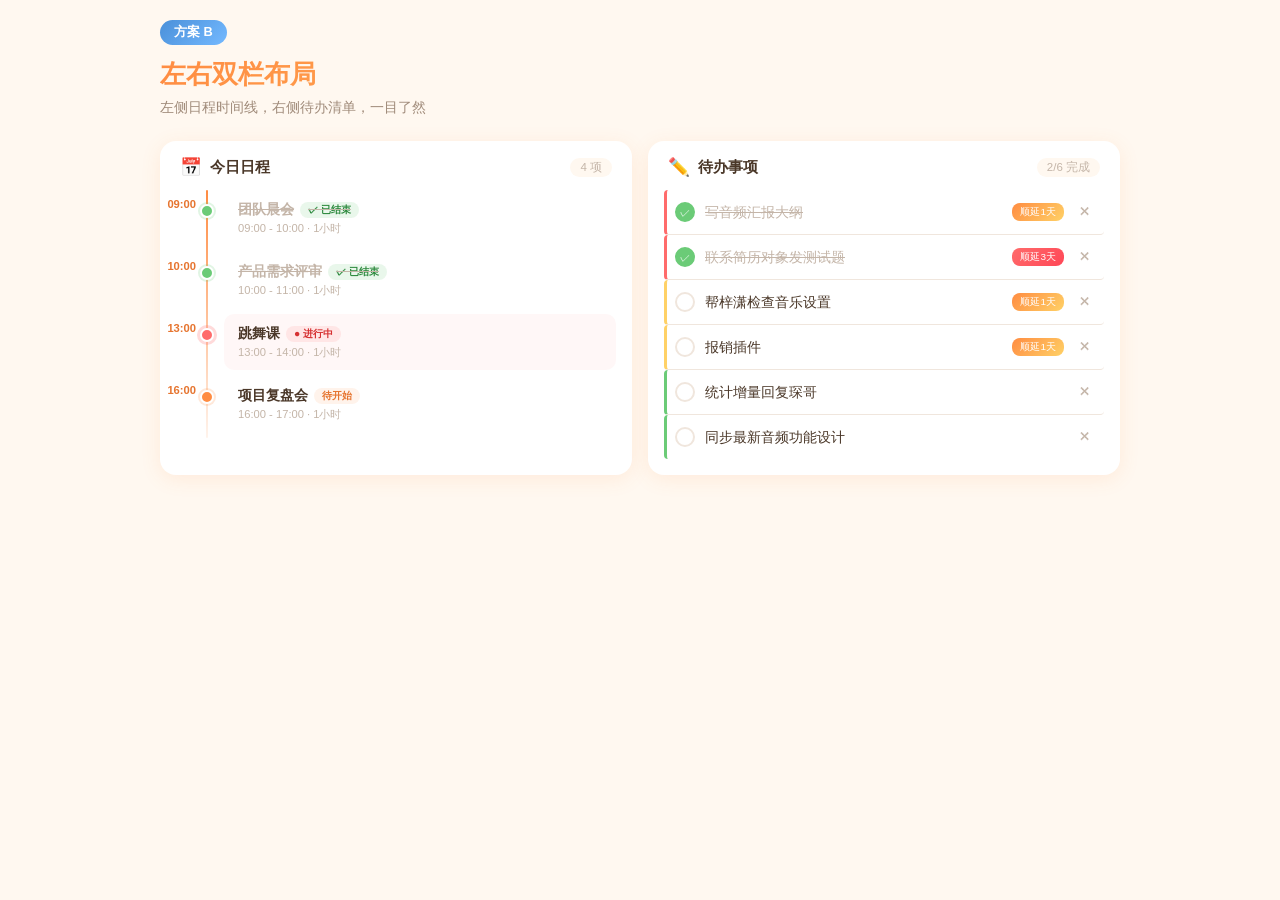
<file: todo/preview-plan-b.html>
<!DOCTYPE html>
<html lang="zh-CN">
<head>
  <meta charset="UTF-8">
  <meta name="viewport" content="width=device-width, initial-scale=1.0">
  <title>方案B - 左右双栏</title>
  <style>
    * { margin: 0; padding: 0; box-sizing: border-box; }
    :root {
      --primary: #FF8C42;
      --primary-light: #FFB07A;
      --primary-dark: #E67530;
      --secondary: #FFD166;
      --bg: #FFF8F0;
      --card-bg: #FFFFFF;
      --text: #4A3728;
      --text-light: #A08B7A;
      --text-lighter: #C4B5A8;
      --border: #F0E6DD;
      --success: #6BCB77;
      --danger: #FF6B6B;
      --radius: 16px;
      --radius-sm: 10px;
      --shadow: 0 4px 20px rgba(255, 140, 66, 0.12);
    }
    body {
      font-family: -apple-system, BlinkMacSystemFont, 'Segoe UI', 'PingFang SC', 'Microsoft YaHei', sans-serif;
      background: var(--bg);
      color: var(--text);
      min-height: 100vh;
      padding: 20px;
    }
    .container { max-width: 960px; margin: 0 auto; }
    .plan-tag {
      display: inline-block;
      padding: 4px 14px;
      background: linear-gradient(135deg, #4A90D9, #74B9FF);
      color: #fff;
      border-radius: 20px;
      font-size: 0.8rem;
      font-weight: 700;
      margin-bottom: 12px;
    }
    h1 {
      font-size: 1.6rem;
      background: linear-gradient(135deg, var(--primary), var(--secondary));
      -webkit-background-clip: text;
      -webkit-text-fill-color: transparent;
      background-clip: text;
      margin-bottom: 6px;
    }
    .desc { color: var(--text-light); font-size: 0.88rem; margin-bottom: 24px; }
    .card {
      background: var(--card-bg);
      border-radius: var(--radius);
      box-shadow: var(--shadow);
      overflow: hidden;
    }

    /* ===== 双栏布局 ===== */
    .dual-layout {
      display: grid;
      grid-template-columns: 1fr 1fr;
      gap: 16px;
    }
    .section-title {
      display: flex;
      align-items: center;
      gap: 8px;
      padding: 16px 20px 12px;
      font-size: 0.95rem;
      font-weight: 700;
      color: var(--text);
    }
    .section-title .icon { font-size: 1.1rem; }
    .section-title .count {
      margin-left: auto;
      font-size: 0.72rem;
      color: var(--text-lighter);
      font-weight: 500;
      background: var(--bg);
      padding: 2px 10px;
      border-radius: 10px;
    }

    /* ===== 左侧 - 日程时间轴 ===== */
    .schedule-panel .timeline {
      position: relative;
      padding: 0 16px 16px 64px;
    }
    .timeline::before {
      content: '';
      position: absolute;
      left: 46px;
      top: 0;
      bottom: 16px;
      width: 2px;
      background: linear-gradient(to bottom, var(--primary), rgba(255, 140, 66, 0.1));
      border-radius: 2px;
    }
    .t-item {
      position: relative;
      display: flex;
      align-items: stretch;
      margin-bottom: 6px;
    }
    .t-item::before {
      content: '';
      position: absolute;
      left: -24px;
      top: 14px;
      width: 10px;
      height: 10px;
      border-radius: 50%;
      background: var(--primary);
      border: 2px solid var(--card-bg);
      box-shadow: 0 0 0 2px rgba(255, 140, 66, 0.2);
      z-index: 1;
    }
    .t-item.done::before {
      background: var(--success);
      box-shadow: 0 0 0 2px rgba(107, 203, 119, 0.2);
    }
    .t-item.now::before {
      background: var(--danger);
      box-shadow: 0 0 0 3px rgba(255, 107, 107, 0.25);
      animation: pulse 2s infinite;
    }
    @keyframes pulse {
      0%, 100% { box-shadow: 0 0 0 3px rgba(255, 107, 107, 0.25); }
      50% { box-shadow: 0 0 0 6px rgba(255, 107, 107, 0.1); }
    }
    .t-time {
      position: absolute;
      left: -58px;
      top: 8px;
      font-size: 0.7rem;
      font-weight: 700;
      color: var(--primary-dark);
      text-align: right;
      width: 30px;
      font-variant-numeric: tabular-nums;
    }
    .t-card {
      flex: 1;
      padding: 10px 14px;
      border-radius: var(--radius-sm);
      transition: all 0.2s;
      cursor: pointer;
    }
    .t-card:hover { background: rgba(255, 140, 66, 0.05); }
    .t-card .t-title {
      font-size: 0.88rem;
      font-weight: 600;
      color: var(--text);
      display: flex;
      align-items: center;
      gap: 6px;
    }
    .t-card .t-title.text-done {
      text-decoration: line-through;
      color: var(--text-lighter);
    }
    .t-card .t-span {
      font-size: 0.7rem;
      color: var(--text-lighter);
      margin-top: 2px;
    }
    .t-status {
      display: inline-flex;
      align-items: center;
      padding: 1px 8px;
      border-radius: 8px;
      font-size: 0.65rem;
      font-weight: 600;
    }
    .t-status.s-done { background: rgba(107, 203, 119, 0.15); color: #2d8a3e; }
    .t-status.s-now { background: rgba(255, 107, 107, 0.12); color: #d63031; }
    .t-status.s-upcoming { background: rgba(255, 140, 66, 0.1); color: var(--primary-dark); }

    /* 时间刻度背景 */
    .hour-marks {
      position: absolute;
      left: 64px;
      right: 16px;
      top: 0;
      bottom: 16px;
      pointer-events: none;
    }

    /* ===== 右侧 - 待办 ===== */
    .todo-panel .todo-list { padding: 0 16px 16px; }
    .todo-item {
      display: flex;
      align-items: center;
      gap: 10px;
      padding: 11px 8px;
      border-bottom: 1px solid var(--border);
      border-left: 3px solid transparent;
      border-radius: 4px;
      transition: background 0.2s;
    }
    .todo-item:hover { background: rgba(255, 140, 66, 0.03); }
    .todo-item:last-child { border-bottom: none; }
    .todo-item.p-high { border-left-color: var(--danger); }
    .todo-item.p-mid { border-left-color: var(--secondary); }
    .todo-item.p-low { border-left-color: var(--success); }

    .chk {
      width: 20px; height: 20px;
      border: 2px solid var(--border);
      border-radius: 50%;
      display: flex; align-items: center; justify-content: center;
      flex-shrink: 0;
      font-size: 0; color: #fff;
      cursor: pointer;
      transition: all 0.3s;
    }
    .chk.checked { background: var(--success); border-color: var(--success); font-size: 0.65rem; }
    .todo-text { flex: 1; font-size: 0.88rem; }
    .todo-text.done { text-decoration: line-through; color: var(--text-lighter); }
    .carried {
      font-size: 0.62rem;
      padding: 2px 8px;
      border-radius: 8px;
      color: #fff;
      white-space: nowrap;
    }
    .carried.warn { background: linear-gradient(135deg, var(--primary), var(--secondary)); }
    .carried.danger { background: linear-gradient(135deg, #FF6B6B, #FF4757); }
    .del {
      width: 22px; height: 22px;
      border: none; border-radius: 50%;
      background: transparent;
      color: var(--text-lighter);
      cursor: pointer;
      font-size: 0.75rem;
      display: flex; align-items: center; justify-content: center;
    }
    .del:hover { background: rgba(255, 107, 107, 0.12); color: var(--danger); }

    @media (max-width: 700px) {
      .dual-layout { grid-template-columns: 1fr; }
    }
  </style>
</head>
<body>
  <div class="container">
    <span class="plan-tag">方案 B</span>
    <h1>左右双栏布局</h1>
    <p class="desc">左侧日程时间线，右侧待办清单，一目了然</p>

    <div class="dual-layout">
      <!-- 左：日程 -->
      <div class="schedule-panel card">
        <div class="section-title">
          <span class="icon">📅</span> 今日日程
          <span class="count">4 项</span>
        </div>
        <div class="timeline">
          <div class="t-item done">
            <div class="t-time">09:00</div>
            <div class="t-card">
              <div class="t-title text-done">团队晨会 <span class="t-status s-done">✓ 已结束</span></div>
              <div class="t-span">09:00 - 10:00 · 1小时</div>
            </div>
          </div>

          <div class="t-item done">
            <div class="t-time">10:00</div>
            <div class="t-card">
              <div class="t-title text-done">产品需求评审 <span class="t-status s-done">✓ 已结束</span></div>
              <div class="t-span">10:00 - 11:00 · 1小时</div>
            </div>
          </div>

          <div class="t-item now">
            <div class="t-time">13:00</div>
            <div class="t-card" style="background: rgba(255, 107, 107, 0.05);">
              <div class="t-title">跳舞课 <span class="t-status s-now">● 进行中</span></div>
              <div class="t-span">13:00 - 14:00 · 1小时</div>
            </div>
          </div>

          <div class="t-item">
            <div class="t-time">16:00</div>
            <div class="t-card">
              <div class="t-title">项目复盘会 <span class="t-status s-upcoming">待开始</span></div>
              <div class="t-span">16:00 - 17:00 · 1小时</div>
            </div>
          </div>
        </div>
      </div>

      <!-- 右：待办 -->
      <div class="todo-panel card">
        <div class="section-title">
          <span class="icon">✏️</span> 待办事项
          <span class="count">2/6 完成</span>
        </div>
        <div class="todo-list">
          <div class="todo-item p-high">
            <div class="chk checked">✓</div>
            <span class="todo-text done">写音频汇报大纲</span>
            <span class="carried warn">顺延1天</span>
            <button class="del">✕</button>
          </div>
          <div class="todo-item p-high">
            <div class="chk checked">✓</div>
            <span class="todo-text done">联系简历对象发测试题</span>
            <span class="carried danger">顺延3天</span>
            <button class="del">✕</button>
          </div>
          <div class="todo-item p-mid">
            <div class="chk"></div>
            <span class="todo-text">帮梓潇检查音乐设置</span>
            <span class="carried warn">顺延1天</span>
            <button class="del">✕</button>
          </div>
          <div class="todo-item p-mid">
            <div class="chk"></div>
            <span class="todo-text">报销插件</span>
            <span class="carried warn">顺延1天</span>
            <button class="del">✕</button>
          </div>
          <div class="todo-item p-low">
            <div class="chk"></div>
            <span class="todo-text">统计增量回复琛哥</span>
            <button class="del">✕</button>
          </div>
          <div class="todo-item p-low">
            <div class="chk"></div>
            <span class="todo-text">同步最新音频功能设计</span>
            <button class="del">✕</button>
          </div>
        </div>
      </div>
    </div>
  </div>
</body>
</html>
</file>
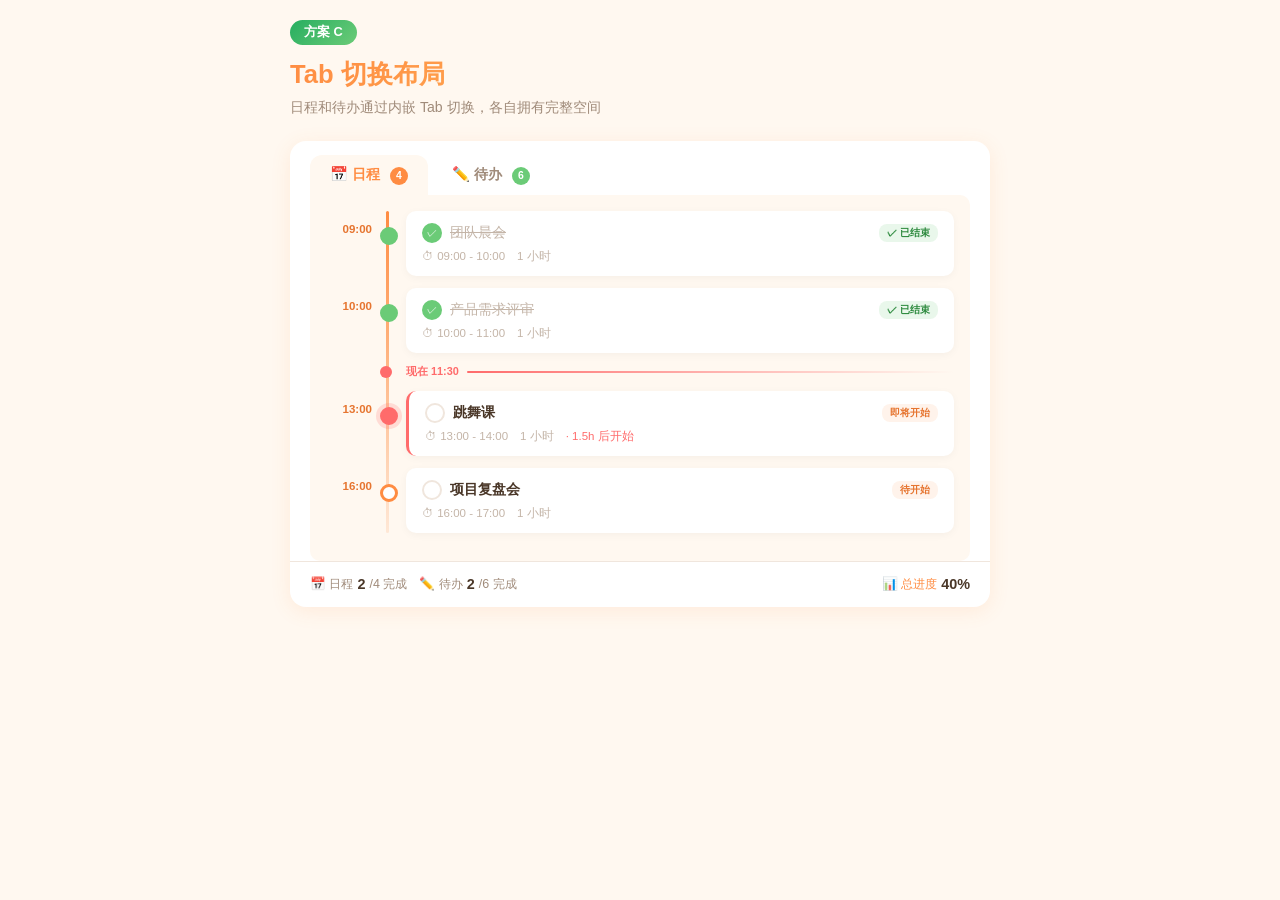
<file: todo/preview-plan-c.html>
<!DOCTYPE html>
<html lang="zh-CN">
<head>
  <meta charset="UTF-8">
  <meta name="viewport" content="width=device-width, initial-scale=1.0">
  <title>方案C - Tab切换</title>
  <style>
    * { margin: 0; padding: 0; box-sizing: border-box; }
    :root {
      --primary: #FF8C42;
      --primary-light: #FFB07A;
      --primary-dark: #E67530;
      --secondary: #FFD166;
      --bg: #FFF8F0;
      --card-bg: #FFFFFF;
      --text: #4A3728;
      --text-light: #A08B7A;
      --text-lighter: #C4B5A8;
      --border: #F0E6DD;
      --success: #6BCB77;
      --danger: #FF6B6B;
      --radius: 16px;
      --radius-sm: 10px;
      --shadow: 0 4px 20px rgba(255, 140, 66, 0.12);
    }
    body {
      font-family: -apple-system, BlinkMacSystemFont, 'Segoe UI', 'PingFang SC', 'Microsoft YaHei', sans-serif;
      background: var(--bg);
      color: var(--text);
      min-height: 100vh;
      padding: 20px;
    }
    .container { max-width: 700px; margin: 0 auto; }
    .plan-tag {
      display: inline-block;
      padding: 4px 14px;
      background: linear-gradient(135deg, #27AE60, #6BCB77);
      color: #fff;
      border-radius: 20px;
      font-size: 0.8rem;
      font-weight: 700;
      margin-bottom: 12px;
    }
    h1 {
      font-size: 1.6rem;
      background: linear-gradient(135deg, var(--primary), var(--secondary));
      -webkit-background-clip: text;
      -webkit-text-fill-color: transparent;
      background-clip: text;
      margin-bottom: 6px;
    }
    .desc { color: var(--text-light); font-size: 0.88rem; margin-bottom: 24px; }
    .card {
      background: var(--card-bg);
      border-radius: var(--radius);
      box-shadow: var(--shadow);
      overflow: hidden;
    }

    /* ===== 内嵌 Tab ===== */
    .inner-tabs {
      display: flex;
      gap: 4px;
      padding: 14px 20px 0;
    }
    .inner-tab {
      position: relative;
      padding: 10px 20px;
      border: none;
      border-radius: 12px 12px 0 0;
      background: transparent;
      font-size: 0.9rem;
      font-weight: 600;
      color: var(--text-light);
      cursor: pointer;
      transition: all 0.3s;
    }
    .inner-tab:hover { color: var(--primary); }
    .inner-tab.active {
      background: var(--bg);
      color: var(--primary);
    }
    .inner-tab .tab-badge {
      display: inline-flex;
      align-items: center;
      justify-content: center;
      min-width: 18px;
      height: 18px;
      padding: 0 5px;
      border-radius: 9px;
      font-size: 0.65rem;
      font-weight: 700;
      margin-left: 6px;
      color: #fff;
    }
    .inner-tab .tab-badge.schedule-badge { background: var(--primary); }
    .inner-tab .tab-badge.todo-badge { background: var(--success); }

    .tab-body {
      background: var(--bg);
      margin: 0 20px;
      border-radius: 0 var(--radius-sm) var(--radius-sm) var(--radius-sm);
      padding: 16px;
      min-height: 300px;
    }
    .tab-pane { display: none; animation: fadeUp 0.3s ease; }
    .tab-pane.active { display: block; }
    @keyframes fadeUp {
      from { opacity: 0; transform: translateY(6px); }
      to { opacity: 1; transform: translateY(0); }
    }

    /* ===== 日程时间轴（完整版） ===== */
    .full-timeline {
      position: relative;
      padding-left: 80px;
    }
    .full-timeline::before {
      content: '';
      position: absolute;
      left: 60px;
      top: 0;
      bottom: 0;
      width: 2.5px;
      background: linear-gradient(to bottom, var(--primary) 0%, var(--primary-light) 40%, rgba(255,140,66,0.15) 100%);
      border-radius: 2px;
    }
    .ft-item {
      position: relative;
      margin-bottom: 12px;
    }
    /* 时间节点圆 */
    .ft-item::before {
      content: '';
      position: absolute;
      left: -26px;
      top: 16px;
      width: 12px;
      height: 12px;
      border-radius: 50%;
      background: var(--card-bg);
      border: 3px solid var(--primary);
      z-index: 1;
    }
    .ft-item.done::before { border-color: var(--success); background: var(--success); }
    .ft-item.now::before {
      border-color: var(--danger);
      background: var(--danger);
      box-shadow: 0 0 0 4px rgba(255, 107, 107, 0.2);
      animation: pulse2 2s infinite;
    }
    @keyframes pulse2 {
      0%, 100% { box-shadow: 0 0 0 4px rgba(255, 107, 107, 0.2); }
      50% { box-shadow: 0 0 0 8px rgba(255, 107, 107, 0.05); }
    }

    .ft-time {
      position: absolute;
      left: -74px;
      top: 12px;
      font-size: 0.72rem;
      font-weight: 700;
      color: var(--primary-dark);
      font-variant-numeric: tabular-nums;
      text-align: right;
      width: 40px;
    }
    .ft-card {
      background: var(--card-bg);
      border-radius: var(--radius-sm);
      padding: 12px 16px;
      box-shadow: 0 2px 8px rgba(0,0,0,0.04);
      transition: all 0.2s;
    }
    .ft-card:hover { box-shadow: 0 4px 16px rgba(255,140,66,0.12); transform: translateX(2px); }
    .ft-row {
      display: flex;
      align-items: center;
      gap: 8px;
    }
    .ft-checkbox {
      width: 20px; height: 20px;
      border: 2px solid var(--border);
      border-radius: 50%;
      display: flex; align-items: center; justify-content: center;
      flex-shrink: 0;
      font-size: 0; color: #fff;
      cursor: pointer;
      transition: all 0.3s;
    }
    .ft-checkbox.checked { background: var(--success); border-color: var(--success); font-size: 0.65rem; }
    .ft-name { flex: 1; font-size: 0.9rem; font-weight: 600; }
    .ft-name.text-done { text-decoration: line-through; color: var(--text-lighter); font-weight: 500; }
    .ft-tag {
      font-size: 0.65rem;
      padding: 2px 8px;
      border-radius: 8px;
      font-weight: 600;
    }
    .ft-tag.tag-done { background: rgba(107,203,119,0.15); color: #2d8a3e; }
    .ft-tag.tag-now { background: rgba(255,107,107,0.12); color: #d63031; }
    .ft-tag.tag-later { background: rgba(255,140,66,0.1); color: var(--primary-dark); }
    .ft-meta {
      display: flex;
      align-items: center;
      gap: 12px;
      margin-top: 6px;
      font-size: 0.72rem;
      color: var(--text-lighter);
    }
    .ft-meta .ft-duration { display: flex; align-items: center; gap: 3px; }

    /* 时间分隔线（如"现在"） */
    .now-divider {
      position: relative;
      display: flex;
      align-items: center;
      gap: 8px;
      margin: 12px 0;
      padding-left: 0;
    }
    .now-divider::before {
      content: '';
      position: absolute;
      left: -26px;
      top: 50%;
      width: 12px;
      height: 12px;
      transform: translateY(-50%);
      border-radius: 50%;
      background: var(--danger);
      z-index: 1;
    }
    .now-line {
      flex: 1;
      height: 2px;
      background: linear-gradient(to right, var(--danger), transparent);
      border-radius: 1px;
    }
    .now-text {
      font-size: 0.68rem;
      font-weight: 700;
      color: var(--danger);
      white-space: nowrap;
    }

    /* ===== 待办列表 ===== */
    .td-item {
      display: flex;
      align-items: center;
      gap: 10px;
      padding: 11px 12px;
      background: var(--card-bg);
      border-radius: var(--radius-sm);
      margin-bottom: 8px;
      border-left: 3px solid transparent;
      transition: all 0.2s;
      box-shadow: 0 1px 4px rgba(0,0,0,0.03);
    }
    .td-item:hover { box-shadow: 0 4px 12px rgba(255,140,66,0.08); transform: translateX(2px); }
    .td-item.p-high { border-left-color: var(--danger); }
    .td-item.p-mid { border-left-color: var(--secondary); }
    .td-item.p-low { border-left-color: var(--success); }
    .td-chk {
      width: 20px; height: 20px;
      border: 2px solid var(--border);
      border-radius: 50%;
      display: flex; align-items: center; justify-content: center;
      flex-shrink: 0;
      font-size: 0; color: #fff;
      cursor: pointer;
    }
    .td-chk.checked { background: var(--success); border-color: var(--success); font-size: 0.65rem; }
    .td-text { flex: 1; font-size: 0.88rem; }
    .td-text.done { text-decoration: line-through; color: var(--text-lighter); }
    .td-carried {
      font-size: 0.62rem;
      padding: 2px 8px;
      border-radius: 8px;
      color: #fff;
      white-space: nowrap;
    }
    .td-carried.warn { background: linear-gradient(135deg, var(--primary), var(--secondary)); }
    .td-carried.danger { background: linear-gradient(135deg, #FF6B6B, #FF4757); }
    .td-del {
      width: 22px; height: 22px;
      border: none; border-radius: 50%;
      background: transparent;
      color: var(--text-lighter);
      cursor: pointer;
      font-size: 0.75rem;
      display: flex; align-items: center; justify-content: center;
    }
    .td-del:hover { background: rgba(255,107,107,0.12); color: var(--danger); }

    .summary-bar {
      display: flex;
      gap: 12px;
      padding: 14px 20px;
      border-top: 1px solid var(--border);
    }
    .summary-item {
      display: flex;
      align-items: center;
      gap: 4px;
      font-size: 0.78rem;
      color: var(--text-light);
    }
    .summary-item strong { color: var(--text); font-size: 0.9rem; }
  </style>
</head>
<body>
  <div class="container">
    <span class="plan-tag">方案 C</span>
    <h1>Tab 切换布局</h1>
    <p class="desc">日程和待办通过内嵌 Tab 切换，各自拥有完整空间</p>

    <div class="main-card card">
      <!-- Tab 头部 -->
      <div class="inner-tabs">
        <button class="inner-tab active" onclick="switchTab('schedule')">
          📅 日程 <span class="tab-badge schedule-badge">4</span>
        </button>
        <button class="inner-tab" onclick="switchTab('todo')">
          ✏️ 待办 <span class="tab-badge todo-badge">6</span>
        </button>
      </div>

      <!-- 日程面板 -->
      <div class="tab-body">
        <div class="tab-pane active" id="schedulePane">
          <div class="full-timeline">
            <div class="ft-item done">
              <div class="ft-time">09:00</div>
              <div class="ft-card">
                <div class="ft-row">
                  <div class="ft-checkbox checked">✓</div>
                  <span class="ft-name text-done">团队晨会</span>
                  <span class="ft-tag tag-done">✓ 已结束</span>
                </div>
                <div class="ft-meta">
                  <span class="ft-duration">⏱ 09:00 - 10:00</span>
                  <span>1 小时</span>
                </div>
              </div>
            </div>

            <div class="ft-item done">
              <div class="ft-time">10:00</div>
              <div class="ft-card">
                <div class="ft-row">
                  <div class="ft-checkbox checked">✓</div>
                  <span class="ft-name text-done">产品需求评审</span>
                  <span class="ft-tag tag-done">✓ 已结束</span>
                </div>
                <div class="ft-meta">
                  <span class="ft-duration">⏱ 10:00 - 11:00</span>
                  <span>1 小时</span>
                </div>
              </div>
            </div>

            <div class="now-divider">
              <span class="now-text">现在 11:30</span>
              <div class="now-line"></div>
            </div>

            <div class="ft-item now">
              <div class="ft-time">13:00</div>
              <div class="ft-card" style="border-left: 3px solid var(--danger);">
                <div class="ft-row">
                  <div class="ft-checkbox"></div>
                  <span class="ft-name">跳舞课</span>
                  <span class="ft-tag tag-later">即将开始</span>
                </div>
                <div class="ft-meta">
                  <span class="ft-duration">⏱ 13:00 - 14:00</span>
                  <span>1 小时</span>
                  <span style="color: var(--danger);">· 1.5h 后开始</span>
                </div>
              </div>
            </div>

            <div class="ft-item">
              <div class="ft-time">16:00</div>
              <div class="ft-card">
                <div class="ft-row">
                  <div class="ft-checkbox"></div>
                  <span class="ft-name">项目复盘会</span>
                  <span class="ft-tag tag-later">待开始</span>
                </div>
                <div class="ft-meta">
                  <span class="ft-duration">⏱ 16:00 - 17:00</span>
                  <span>1 小时</span>
                </div>
              </div>
            </div>
          </div>
        </div>

        <div class="tab-pane" id="todoPane">
          <div class="td-item p-high">
            <div class="td-chk checked">✓</div>
            <span class="td-text done">写音频汇报大纲</span>
            <span class="td-carried warn">顺延1天</span>
            <button class="td-del">✕</button>
          </div>
          <div class="td-item p-high">
            <div class="td-chk checked">✓</div>
            <span class="td-text done">联系简历对象发测试题</span>
            <span class="td-carried danger">顺延3天</span>
            <button class="td-del">✕</button>
          </div>
          <div class="td-item p-mid">
            <div class="td-chk"></div>
            <span class="td-text">帮梓潇检查音乐设置</span>
            <span class="td-carried warn">顺延1天</span>
            <button class="td-del">✕</button>
          </div>
          <div class="td-item p-mid">
            <div class="td-chk"></div>
            <span class="td-text">报销插件</span>
            <span class="td-carried warn">顺延1天</span>
            <button class="td-del">✕</button>
          </div>
          <div class="td-item p-low">
            <div class="td-chk"></div>
            <span class="td-text">统计增量回复琛哥</span>
            <button class="td-del">✕</button>
          </div>
          <div class="td-item p-low">
            <div class="td-chk"></div>
            <span class="td-text">同步最新音频功能设计</span>
            <button class="td-del">✕</button>
          </div>
        </div>
      </div>

      <!-- 底部汇总 -->
      <div class="summary-bar">
        <div class="summary-item">📅 日程 <strong>2</strong>/4 完成</div>
        <div class="summary-item">✏️ 待办 <strong>2</strong>/6 完成</div>
        <div class="summary-item" style="margin-left: auto; color: var(--primary);">📊 总进度 <strong>40%</strong></div>
      </div>
    </div>
  </div>

  <script>
    function switchTab(name) {
      document.querySelectorAll('.inner-tab').forEach(t => t.classList.remove('active'));
      document.querySelectorAll('.tab-pane').forEach(p => p.classList.remove('active'));
      if (name === 'schedule') {
        document.querySelectorAll('.inner-tab')[0].classList.add('active');
        document.getElementById('schedulePane').classList.add('active');
      } else {
        document.querySelectorAll('.inner-tab')[1].classList.add('active');
        document.getElementById('todoPane').classList.add('active');
      }
    }
  </script>
</body>
</html>
</file>
<file: eat-what/style.css>
/* ========== 基础重置 & 变量 ========== */
* {
  margin: 0;
  padding: 0;
  box-sizing: border-box;
}

:root {
  --primary: #ff6b35;
  --primary-dark: #e55a2b;
  --secondary: #ffc145;
  --bg: #fff8f0;
  --card-bg: #ffffff;
  --text: #333333;
  --text-light: #888888;
  --danger: #ff4757;
  --success: #2ed573;
  --shadow: 0 4px 20px rgba(255, 107, 53, 0.15);
  --radius: 16px;
}

body {
  font-family: -apple-system, BlinkMacSystemFont, 'Segoe UI', 'PingFang SC', 'Microsoft YaHei', sans-serif;
  background: var(--bg);
  color: var(--text);
  min-height: 100vh;
  overflow-x: hidden;
}

/* ========== 背景装饰 ========== */
body::before {
  content: '';
  position: fixed;
  top: -50%;
  right: -30%;
  width: 600px;
  height: 600px;
  background: radial-gradient(circle, rgba(255, 193, 69, 0.15) 0%, transparent 70%);
  border-radius: 50%;
  pointer-events: none;
  z-index: 0;
}

body::after {
  content: '';
  position: fixed;
  bottom: -30%;
  left: -20%;
  width: 500px;
  height: 500px;
  background: radial-gradient(circle, rgba(255, 107, 53, 0.1) 0%, transparent 70%);
  border-radius: 50%;
  pointer-events: none;
  z-index: 0;
}

#app {
  position: relative;
  z-index: 1;
  max-width: 1100px;
  margin: 0 auto;
  padding: 20px;
}

/* ========== 头部 ========== */
.header {
  text-align: center;
  padding: 30px 0 20px;
}

.header h1 {
  font-size: 2.5rem;
  background: linear-gradient(135deg, var(--primary), var(--secondary));
  -webkit-background-clip: text;
  -webkit-text-fill-color: transparent;
  background-clip: text;
  letter-spacing: 2px;
}

.subtitle {
  color: var(--text-light);
  font-size: 1.05rem;
  margin-top: 8px;
}

/* ========== 主布局 ========== */
.main {
  display: flex;
  gap: 30px;
  align-items: flex-start;
  margin-top: 20px;
}

/* ========== 转盘区域 ========== */
.wheel-section {
  flex: 0 0 auto;
  display: flex;
  flex-direction: column;
  align-items: center;
  gap: 24px;
}

.wheel-container {
  position: relative;
  width: 400px;
  height: 400px;
  filter: drop-shadow(0 8px 30px rgba(255, 107, 53, 0.2));
}

.wheel-pointer {
  position: absolute;
  top: -18px;
  left: 50%;
  transform: translateX(-50%);
  font-size: 2.2rem;
  color: var(--primary);
  z-index: 10;
  filter: drop-shadow(0 2px 4px rgba(0,0,0,0.3));
  line-height: 1;
}

#wheelCanvas {
  width: 400px;
  height: 400px;
  border-radius: 50%;
  transition: transform 0.1s;
}

.spin-btn {
  padding: 16px 60px;
  font-size: 1.3rem;
  font-weight: 700;
  color: #fff;
  background: linear-gradient(135deg, var(--primary), var(--primary-dark));
  border: none;
  border-radius: 50px;
  cursor: pointer;
  box-shadow: 0 6px 25px rgba(255, 107, 53, 0.4);
  transition: all 0.3s ease;
  letter-spacing: 4px;
}

.spin-btn:hover {
  transform: translateY(-2px);
  box-shadow: 0 8px 30px rgba(255, 107, 53, 0.5);
}

.spin-btn:active {
  transform: translateY(0);
}

.spin-btn:disabled {
  opacity: 0.6;
  cursor: not-allowed;
  transform: none;
}

/* ========== 侧面板 ========== */
.side-panel {
  flex: 1;
  display: flex;
  flex-direction: column;
  gap: 20px;
  min-width: 0;
}

.food-manager,
.history-section {
  background: var(--card-bg);
  border-radius: var(--radius);
  padding: 24px;
  box-shadow: var(--shadow);
}

.food-manager h2,
.history-section h2 {
  font-size: 1.15rem;
  margin-bottom: 16px;
  color: var(--text);
}

/* ========== 美食推荐库 ========== */
.recommend-section {
  background: var(--card-bg);
  border-radius: var(--radius);
  padding: 24px;
  box-shadow: var(--shadow);
}

.recommend-section h2 {
  font-size: 1.15rem;
  margin-bottom: 6px;
  color: var(--text);
}

.recommend-tip {
  font-size: 0.82rem;
  color: var(--text-light);
  margin-bottom: 14px;
}

.category-tabs {
  display: flex;
  flex-wrap: wrap;
  gap: 8px;
  margin-bottom: 14px;
}

.category-tab {
  padding: 6px 16px;
  border: 2px solid #f0e6dd;
  border-radius: 20px;
  background: #fdfaf7;
  font-size: 0.85rem;
  cursor: pointer;
  transition: all 0.3s;
  color: var(--text);
}

.category-tab:hover {
  border-color: var(--primary);
  color: var(--primary);
}

.category-tab.active {
  background: linear-gradient(135deg, var(--primary), var(--secondary));
  color: #fff;
  border-color: transparent;
}

.recommend-list {
  display: flex;
  flex-wrap: wrap;
  gap: 8px;
  max-height: 140px;
  overflow-y: auto;
}

.recommend-list::-webkit-scrollbar {
  width: 4px;
}

.recommend-list::-webkit-scrollbar-thumb {
  background: #e0d5cc;
  border-radius: 2px;
}

.recommend-item {
  padding: 6px 14px;
  background: #f8f3ee;
  border: 1px solid #efe5db;
  border-radius: 16px;
  font-size: 0.85rem;
  cursor: pointer;
  transition: all 0.25s;
  user-select: none;
}

.recommend-item:hover {
  background: #fff0e6;
  border-color: var(--primary);
  color: var(--primary);
  transform: translateY(-1px);
}

.recommend-item.added {
  background: linear-gradient(135deg, var(--primary), var(--secondary));
  color: #fff;
  border-color: transparent;
  pointer-events: none;
  opacity: 0.7;
}

.batch-import-btn {
  margin-top: 10px;
  padding: 8px 20px;
  background: linear-gradient(135deg, var(--primary), var(--secondary));
  color: #fff;
  border: none;
  border-radius: 10px;
  font-size: 0.85rem;
  font-weight: 600;
  cursor: pointer;
  transition: all 0.3s;
}

.batch-import-btn:hover {
  transform: translateY(-1px);
  box-shadow: 0 4px 12px rgba(255, 107, 53, 0.3);
}

/* ========== 添加美食 ========== */
.add-food {
  display: flex;
  gap: 10px;
  margin-bottom: 16px;
}

.add-food input {
  flex: 1;
  padding: 12px 16px;
  border: 2px solid #f0e6dd;
  border-radius: 12px;
  font-size: 0.95rem;
  outline: none;
  transition: border-color 0.3s;
  background: #fdfaf7;
}

.add-food input:focus {
  border-color: var(--primary);
}

.add-btn {
  padding: 12px 24px;
  background: linear-gradient(135deg, var(--primary), var(--secondary));
  color: #fff;
  border: none;
  border-radius: 12px;
  font-size: 0.95rem;
  font-weight: 600;
  cursor: pointer;
  transition: all 0.3s;
  white-space: nowrap;
}

.add-btn:hover {
  transform: translateY(-1px);
  box-shadow: 0 4px 15px rgba(255, 107, 53, 0.3);
}

/* ========== 美食列表 ========== */
.food-list {
  display: flex;
  flex-wrap: wrap;
  gap: 8px;
  max-height: 180px;
  overflow-y: auto;
  padding: 4px 0;
}

.food-list::-webkit-scrollbar {
  width: 4px;
}

.food-list::-webkit-scrollbar-thumb {
  background: #e0d5cc;
  border-radius: 2px;
}

.food-tag {
  display: inline-flex;
  align-items: center;
  gap: 6px;
  padding: 8px 14px;
  background: linear-gradient(135deg, #fff5ee, #fff0e6);
  border: 1px solid #ffe0cc;
  border-radius: 20px;
  font-size: 0.9rem;
  animation: tagIn 0.3s ease;
}

@keyframes tagIn {
  from {
    opacity: 0;
    transform: scale(0.8);
  }
  to {
    opacity: 1;
    transform: scale(1);
  }
}

.food-tag .delete-tag {
  width: 18px;
  height: 18px;
  display: flex;
  align-items: center;
  justify-content: center;
  background: rgba(255, 71, 87, 0.15);
  color: var(--danger);
  border: none;
  border-radius: 50%;
  cursor: pointer;
  font-size: 0.75rem;
  line-height: 1;
  transition: all 0.2s;
}

.food-tag .delete-tag:hover {
  background: var(--danger);
  color: #fff;
}

.food-actions {
  display: flex;
  gap: 10px;
  margin-top: 14px;
}

.action-btn {
  padding: 8px 16px;
  border: none;
  border-radius: 8px;
  font-size: 0.85rem;
  cursor: pointer;
  transition: all 0.3s;
}

.reset-btn {
  background: #f0e6dd;
  color: var(--text);
}

.reset-btn:hover {
  background: #e6d9ce;
}

.clear-btn {
  background: #ffe8e8;
  color: var(--danger);
}

.clear-btn:hover {
  background: #ffd4d4;
}

/* ========== 历史记录 ========== */
.history-list {
  max-height: 160px;
  overflow-y: auto;
  margin-bottom: 12px;
}

.history-list::-webkit-scrollbar {
  width: 4px;
}

.history-list::-webkit-scrollbar-thumb {
  background: #e0d5cc;
  border-radius: 2px;
}

.empty-tip {
  color: var(--text-light);
  font-size: 0.9rem;
  text-align: center;
  padding: 20px 0;
}

.history-item {
  display: flex;
  justify-content: space-between;
  align-items: center;
  padding: 10px 14px;
  border-bottom: 1px solid #f5ede6;
  font-size: 0.9rem;
  animation: slideIn 0.3s ease;
}

@keyframes slideIn {
  from {
    opacity: 0;
    transform: translateX(-10px);
  }
  to {
    opacity: 1;
    transform: translateX(0);
  }
}

.history-item:last-child {
  border-bottom: none;
}

.history-food {
  font-weight: 600;
  color: var(--primary);
}

.history-time {
  color: var(--text-light);
  font-size: 0.8rem;
}

/* ========== 结果弹窗 ========== */
.modal-overlay {
  position: fixed;
  inset: 0;
  background: rgba(0, 0, 0, 0.5);
  display: none;
  align-items: center;
  justify-content: center;
  z-index: 1000;
  backdrop-filter: blur(4px);
}

.modal-overlay.active {
  display: flex;
}

.modal-content {
  background: #fff;
  border-radius: 24px;
  padding: 48px 56px;
  text-align: center;
  box-shadow: 0 20px 60px rgba(0, 0, 0, 0.2);
  animation: modalIn 0.4s ease;
  max-width: 90vw;
}

@keyframes modalIn {
  from {
    opacity: 0;
    transform: scale(0.8) translateY(20px);
  }
  to {
    opacity: 1;
    transform: scale(1) translateY(0);
  }
}

.modal-emoji {
  font-size: 4rem;
  margin-bottom: 10px;
  animation: bounce 0.6s ease infinite alternate;
}

@keyframes bounce {
  from { transform: translateY(0); }
  to { transform: translateY(-10px); }
}

.modal-content h2 {
  font-size: 1.2rem;
  color: var(--text-light);
  margin-bottom: 8px;
}

.result-name {
  font-size: 2.8rem;
  font-weight: 800;
  background: linear-gradient(135deg, var(--primary), var(--secondary));
  -webkit-background-clip: text;
  -webkit-text-fill-color: transparent;
  background-clip: text;
  margin: 10px 0 30px;
}

.modal-actions {
  display: flex;
  gap: 14px;
  justify-content: center;
}

.modal-btn {
  padding: 12px 32px;
  border: none;
  border-radius: 12px;
  font-size: 1rem;
  font-weight: 600;
  cursor: pointer;
  transition: all 0.3s;
}

.again-btn {
  background: linear-gradient(135deg, var(--primary), var(--primary-dark));
  color: #fff;
  box-shadow: 0 4px 15px rgba(255, 107, 53, 0.3);
}

.again-btn:hover {
  transform: translateY(-2px);
  box-shadow: 0 6px 20px rgba(255, 107, 53, 0.4);
}

.close-btn {
  background: #f0e6dd;
  color: var(--text);
}

.close-btn:hover {
  background: #e6d9ce;
}

/* ========== 响应式 ========== */
@media (max-width: 820px) {
  .main {
    flex-direction: column;
    align-items: center;
  }

  .wheel-container {
    width: 320px;
    height: 320px;
  }

  #wheelCanvas {
    width: 320px;
    height: 320px;
  }

  .side-panel {
    width: 100%;
  }
}

@media (max-width: 480px) {
  .header h1 {
    font-size: 1.8rem;
  }

  .wheel-container {
    width: 280px;
    height: 280px;
  }

  #wheelCanvas {
    width: 280px;
    height: 280px;
  }

  .spin-btn {
    padding: 14px 40px;
    font-size: 1.1rem;
  }

  .modal-content {
    padding: 36px 28px;
  }

  .result-name {
    font-size: 2rem;
  }
}
</file>
